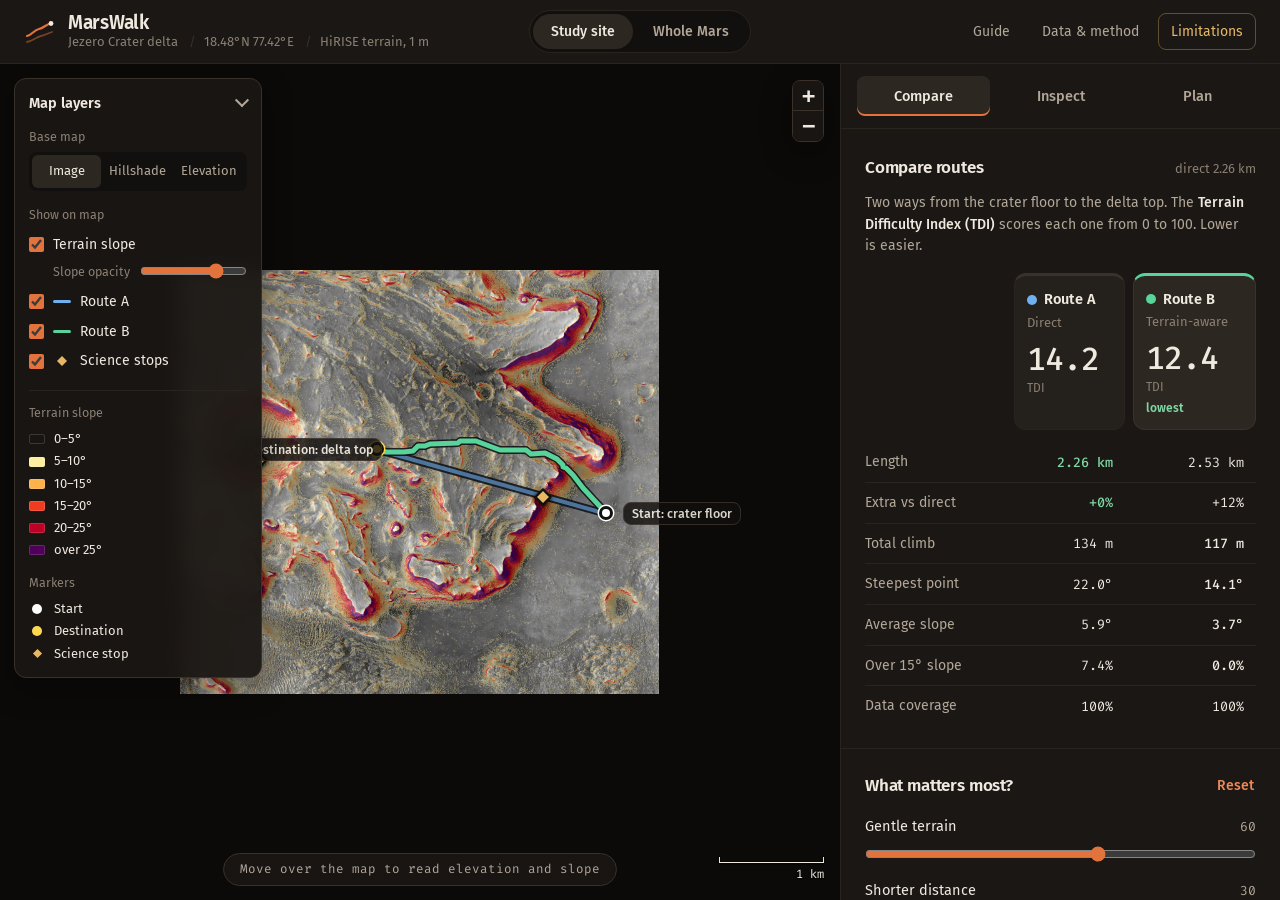
<file: index.html>
<!doctype html>
<html lang="en">
<head>
  <meta charset="utf-8">
  <meta name="viewport" content="width=device-width, initial-scale=1">
  <title>MarsWalk Route Explorer</title>
  <meta name="description" content="Compare candidate Marswalk routes across the Jezero Crater delta using NASA HiRISE terrain data.">
  <meta property="og:title" content="MarsWalk Route Explorer">
  <meta property="og:description" content="Compare astronaut walking routes on Mars with NASA HiRISE terrain data, and see the evidence behind every score.">
  <meta name="theme-color" content="#12100e">
  <meta name="ai-assistance" content="Code and text written with an AI coding assistant (Claude), directed and reviewed by the team. No AI-generated images, video or audio. Terrain data: NASA HiRISE.">
  <meta name="generator" content="Hand-directed, AI-assisted (Claude)">
  <link rel="icon" href="data:image/svg+xml,%3Csvg xmlns='http://www.w3.org/2000/svg' viewBox='0 0 32 32'%3E%3Crect width='32' height='32' rx='6' fill='%2312100e'/%3E%3Cpath d='M5 22c5-1 6-6 11-7s6-5 11-6' fill='none' stroke='%23e2733d' stroke-width='2.4' stroke-linecap='round'/%3E%3Cpath d='M5 27c6-1 8-5 13-6s6-3 9-4' fill='none' stroke='%23e2733d' stroke-opacity='.45' stroke-width='2' stroke-linecap='round'/%3E%3Ccircle cx='27' cy='9' r='2.6' fill='%23ece5db'/%3E%3C/svg%3E">
  <link rel="preload" href="vendor/fonts/fira-sans-400.woff2" as="font" type="font/woff2" crossorigin>
  <link rel="stylesheet" href="vendor/leaflet.css">
  <link rel="stylesheet" href="style.css?v=5">
</head>
<body>
  <a class="skip" href="#analysis">Skip to route analysis</a>

  <header class="top">
    <div class="brand">
      <svg class="mark" viewBox="0 0 32 32" aria-hidden="true">
        <path d="M3 21c5-1 7-6 12-7s7-5 13-6" fill="none" stroke="currentColor" stroke-width="2.2" stroke-linecap="round"/>
        <path d="M3 27c6-1 9-5 14-6s7-3 11-4" fill="none" stroke="currentColor" stroke-opacity=".45" stroke-width="1.8" stroke-linecap="round"/>
        <circle cx="27" cy="8.5" r="2.4" fill="var(--text)"/>
      </svg>
      <div>
        <h1>MarsWalk</h1>
        <p class="siteline">Jezero Crater delta <span>18.48°N 77.42°E</span> <span>HiRISE terrain, 1 m</span></p>
      </div>
    </div>

    <div class="viewswitch" role="group" aria-label="Map view">
      <button id="view-site" aria-pressed="true">Study site</button>
      <button id="view-mars" aria-pressed="false">Whole Mars</button>
    </div>

    <nav class="topnav" aria-label="Help">
      <button data-open="learn">Guide</button>
      <button data-open="method">Data &amp; method</button>
      <button data-open="limits" class="caution">Limitations</button>
    </nav>
  </header>

  <main class="layout">
    <section class="mapwrap" aria-label="Map">
      <div id="map"></div>
      <div id="globe" hidden></div>

      <div class="veil" id="veil" role="status">
        <div class="veil-in"><span class="pulse"></span>Loading terrain data<small>about 10 MB of NASA elevation and imagery</small></div>
      </div>

      <div id="site-ui">
        <details class="panel mappanel" id="layers" open>
          <summary><span>Map layers</span></summary>
          <div class="mp-body">
            <fieldset>
              <legend>Base map</legend>
              <div class="seg" role="radiogroup" aria-label="Base map">
                <label><input type="radio" name="base" value="ortho" checked><span>Image</span></label>
                <label><input type="radio" name="base" value="hillshade"><span>Hillshade</span></label>
                <label><input type="radio" name="base" value="elevation"><span>Elevation</span></label>
              </div>
            </fieldset>
            <fieldset>
              <legend>Show on map</legend>
              <label class="chk"><input type="checkbox" id="tgl-slope" checked> Terrain slope</label>
              <label class="range"><span>Slope opacity</span><input type="range" id="slope-op" min="0" max="100" value="75" aria-label="Slope overlay opacity"></label>
              <label class="chk"><input type="checkbox" id="tgl-A" checked> <span class="sw swA"></span>Route A</label>
              <label class="chk"><input type="checkbox" id="tgl-B" checked> <span class="sw swB"></span>Route B</label>
              <label class="chk" id="lbl-C" hidden><input type="checkbox" id="tgl-C" checked> <span class="sw swC"></span>Route C (yours)</label>
              <label class="chk"><input type="checkbox" id="tgl-stops" checked> <svg class="dia" viewBox="0 0 12 12" aria-hidden="true"><path d="M6 1l5 5-5 5-5-5z"/></svg>Science stops</label>
            </fieldset>
            <div class="mp-legend" id="legend-box">
              <div id="legend"></div>
            </div>
          </div>
        </details>

        <div class="scalebar" id="scalebar"><div class="bar"></div><span></span></div>
      </div>

      <div id="mars-ui" hidden>
        <div class="panel marsinfo">
          <h2>Whole Mars</h2>
          <p>The study site is a 4.6 km strip inside Jezero Crater. Route scoring needs 1 m terrain, which exists only for small mapped patches like this one, so the planet view is for orientation.</p>
          <div class="btnrow">
            <button class="btn primary" id="mars-fly">Fly to Jezero</button>
            <button class="btn" id="mars-world">Whole planet</button>
          </div>
          <p class="credit-line" id="mars-credit"></p>
        </div>
      </div>

      <div class="readout" id="readout" aria-live="off">Move over the map to read elevation and slope</div>
    </section>

    <aside class="sheet" id="analysis" aria-label="Route analysis" tabindex="-1">
      <div class="sheet-tabs" role="tablist" aria-label="Route analysis">
        <button role="tab" id="tab-compare" aria-controls="pane-compare" aria-selected="true">Compare</button>
        <button role="tab" id="tab-inspect" aria-controls="pane-inspect" aria-selected="false" tabindex="-1">Inspect</button>
        <button role="tab" id="tab-plan" aria-controls="pane-plan" aria-selected="false" tabindex="-1">Plan</button>
      </div>

      <!-- Compare -->
      <div class="pane" id="pane-compare" role="tabpanel" aria-labelledby="tab-compare">
        <section class="sec">
          <header class="sec-h">
            <h2>Compare routes</h2>
            <span class="aside-note" id="trip"></span>
          </header>
          <p class="intro">Two ways from the crater floor to the delta top. The <strong>Terrain Difficulty Index (TDI)</strong> scores each one from 0 to 100. Lower is easier.</p>
          <div id="route-cards"></div>
        </section>

        <section class="sec">
          <header class="sec-h">
            <h2>What matters most?</h2>
            <button class="textbtn" id="reset-w">Reset</button>
          </header>
          <div class="weights" id="weights"></div>
          <p class="note">These change the TDI only. Measured slopes and lengths stay the same.</p>
        </section>
      </div>

      <!-- Inspect -->
      <div class="pane" id="pane-inspect" role="tabpanel" aria-labelledby="tab-inspect" hidden>
        <section class="sec">
          <header class="sec-h">
            <h2>Elevation profile</h2>
            <div class="tabs" role="tablist" id="profile-tabs" aria-label="Route shown in profile"></div>
          </header>
          <div class="chart"><canvas id="profile" height="170" role="img" aria-label="Elevation along the selected route, coloured by slope"></canvas><div class="tip" id="tip" hidden></div></div>
          <p class="note">Height along the route. The line colour shows slope, as in the map legend.</p>
        </section>

        <section class="sec">
          <header class="sec-h">
            <h2>Segment details</h2>
            <span class="aside-note">click a route on the map</span>
          </header>
          <div id="inspector" class="inspector"></div>
          <ol class="hardest" id="hardest"></ol>
        </section>
      </div>

      <!-- Plan -->
      <div class="pane" id="pane-plan" role="tabpanel" aria-labelledby="tab-plan" hidden>
        <section class="sec">
          <header class="sec-h">
            <h2>Draw your own route</h2>
            <span class="sw swC" aria-hidden="true"></span>
          </header>
          <p class="note first" id="draw-hint"></p>
          <div class="btnrow">
            <button class="btn primary" id="draw-start">Draw a route</button>
            <button class="btn" id="draw-undo" hidden>Undo</button>
            <button class="btn primary" id="draw-finish" hidden>Finish</button>
            <button class="btn quiet" id="draw-clear" hidden>Cancel</button>
          </div>
        </section>

        <section class="sec">
          <header class="sec-h">
            <h2>Route briefing</h2>
            <span class="flag">prototype</span>
          </header>
          <div id="briefing" class="briefing"></div>
          <div class="btnrow">
            <button class="btn" id="dl-json">Download JSON</button>
            <button class="btn" id="dl-csv">Download CSV</button>
          </div>
        </section>

        <footer class="colophon">
          <p>Terrain <code>DTEEC_002387_1985_003798_1985_A01</code>, image <code>PSP_002387_1985_RED_C_01_ORTHO</code>: NASA/JPL/University of Arizona, via the PDS and Mars ODE. Planet mosaic: NASA/USGS via Mars Trek. Place names: IAU/USGS Gazetteer.</p>
          <p>Built for NASA Space Apps Challenge 2026, <em>Interplanetary Survival Guide: Martian Map</em>. Not endorsed by NASA.</p>
          <p><strong>AI use:</strong> most of this app's code and text was written with an AI coding assistant (Claude), directed and reviewed by the team. No AI-generated images, video or audio are used. Every terrain number comes from the NASA HiRISE products above.</p>
        </footer>
      </div>
    </aside>
  </main>

  <dialog id="dlg-method" class="dlg" aria-labelledby="dlg-method-h">
    <form method="dialog"><button class="x" aria-label="Close">&times;</button></form>
    <h2 id="dlg-method-h">Data &amp; method</h2>
    <div id="method-body"></div>
  </dialog>

  <dialog id="dlg-limits" class="dlg" aria-labelledby="dlg-limits-h">
    <form method="dialog"><button class="x" aria-label="Close">&times;</button></form>
    <h2 id="dlg-limits-h">Limitations</h2>
    <p class="lede">MarsWalk is a research and education prototype. It does not certify any route as safe.</p>
    <dl class="defs">
      <dt>Terrain only</dt>
      <dd>It looks at slope and route length. It does not model rocks smaller than the grid, loose sand, dust storms, radiation, temperature, lighting, communications, suit limits or rescue options.</dd>
      <dt>Resolution</dt>
      <dd>The elevation model has 1&nbsp;m posts, and slope is computed over a ~3&nbsp;m baseline. Boulders, small ledges and cracks under that size are invisible to it.</dd>
      <dt>Illustrative thresholds</dt>
      <dd>The 15&deg; "steep" flag and the 25&deg; no-go limit are prototype choices, not NASA EVA standards.</dd>
      <dt>A relative score</dt>
      <dd>The TDI compares routes within this area under the priorities you choose. It is not calibrated against real traverses and is not a probability of injury or mission failure.</dd>
      <dt>Old observations</dt>
      <dd>The stereo images were taken in 2007. Surface conditions are not current.</dd>
      <dt>Elevation errors</dt>
      <dd>HiRISE elevation models can contain artefacts, especially on very steep or shadowed slopes. We don't model this uncertainty yet.</dd>
      <dt>One small area</dt>
      <dd>Scoring works only inside the 4.6 &times; 4.0&nbsp;km study site. The whole-Mars view is for orientation and has no route analysis.</dd>
      <dt>No field validation</dt>
      <dd>Our checks test the software and the data handling (see Data &amp; method). Nothing here has been checked against a real walk on Mars.</dd>
    </dl>
  </dialog>

  <dialog id="dlg-learn" class="dlg" aria-labelledby="dlg-learn-h">
    <form method="dialog"><button class="x" aria-label="Close">&times;</button></form>
    <h2 id="dlg-learn-h">Guide</h2>
    <p class="lede">A two-minute tour of the map, for anyone new to Mars terrain data.</p>
    <dl class="defs">
      <dt>Where is this?</dt>
      <dd>Jezero Crater on Mars, where NASA's Perseverance rover landed in 2021. The bright curving cliff is the front of an ancient river delta. The smooth ground to the east is the crater floor. Press <em>Whole Mars</em> to see where Jezero sits on the planet.</dd>
      <dt>Elevation</dt>
      <dd>Height in metres above the "Mars 2000" reference surface (Mars has no sea level). Here everything is about 2.3&ndash;2.6&nbsp;km <em>below</em> that surface, which is why the numbers are negative.</dd>
      <dt>Slope</dt>
      <dd>How steep the ground is, in degrees. 0&deg; is flat; 45&deg; rises one metre for every metre forward. Orange and red on the map mean steeper ground.</dd>
      <dt>Resolution</dt>
      <dd>Each elevation value covers about 1&nbsp;&times;&nbsp;1&nbsp;m. We average 3&nbsp;&times;&nbsp;3 of them before computing slope, to reduce noise.</dd>
      <dt>Route A and Route B</dt>
      <dd>Route A goes straight. Route B was found by a computer search that avoids slopes over 25&deg; and prefers gentle ground, even if the walk gets longer.</dd>
      <dt>Terrain Difficulty Index</dt>
      <dd>One number that mixes slope, extra distance and missing data, using the priorities you set. Change the sliders to see which route wins under different priorities.</dd>
      <dt>Science stops</dt>
      <dd>The diamond markers are places worth visiting. Each one shows where its information comes from and how close each route passes.</dd>
      <dt>Try this</dt>
      <dd>Drag "Shorter distance" all the way up. Does Route A become the easier choice? Then click the steepest part of Route A to see why it scored badly. Finally, press "Draw a route" and try to beat Route B.</dd>
    </dl>
  </dialog>

  <script src="vendor/leaflet.js"></script>
  <script src="app.js?v=5"></script>
  <script src="tabs.js?v=5"></script>
</body>
</html>
</file>
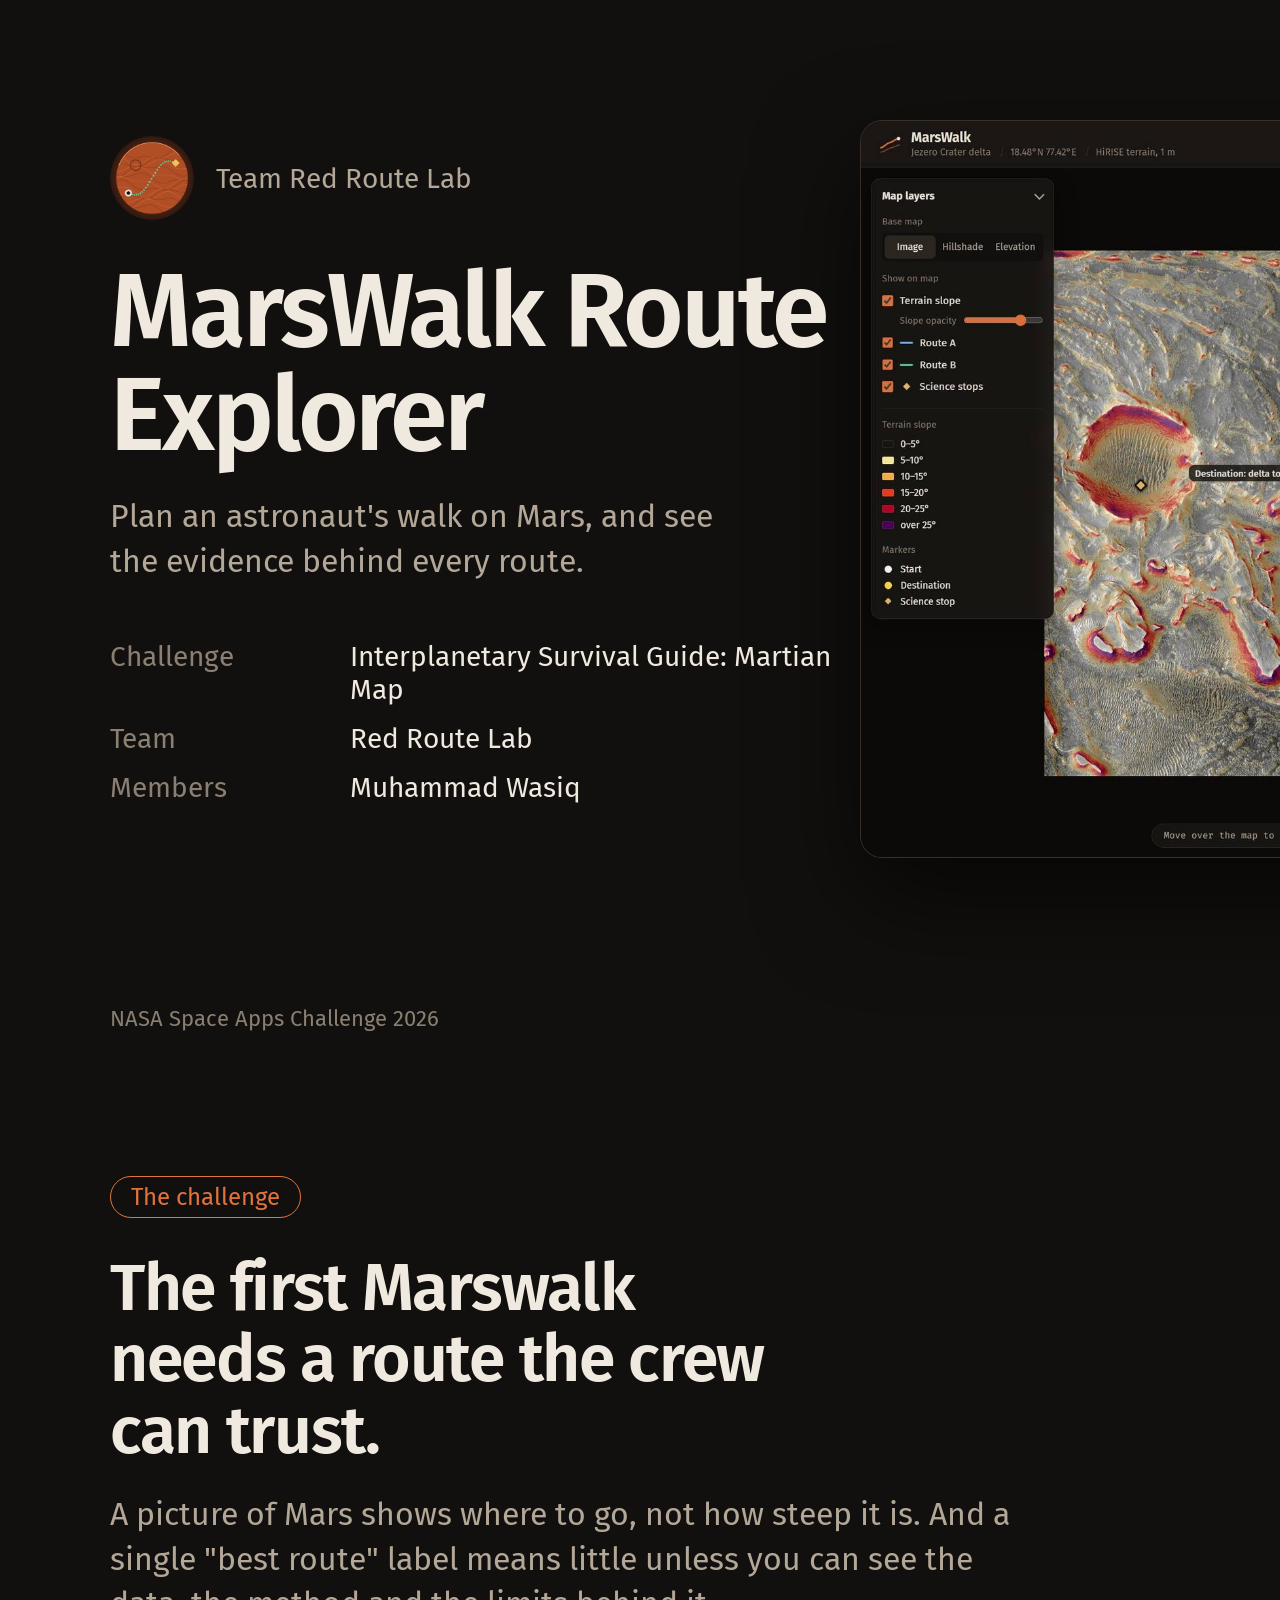
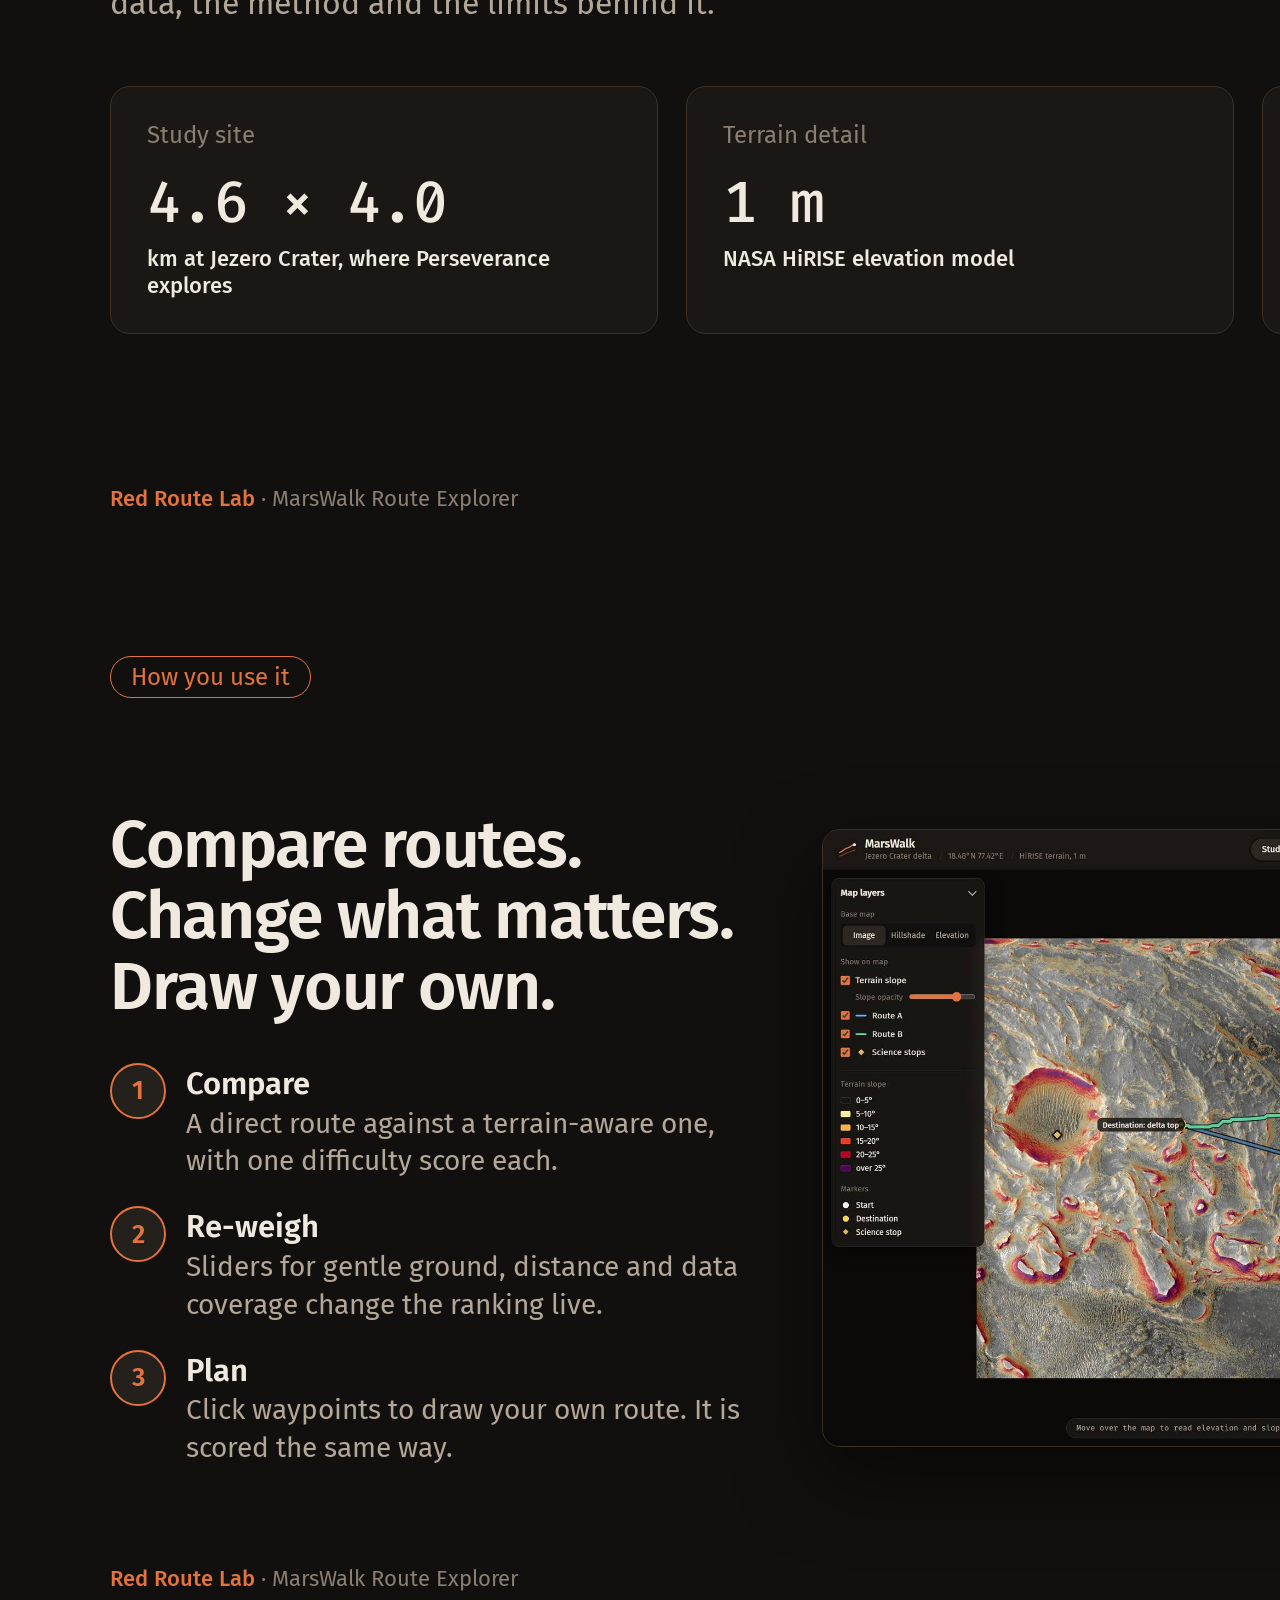
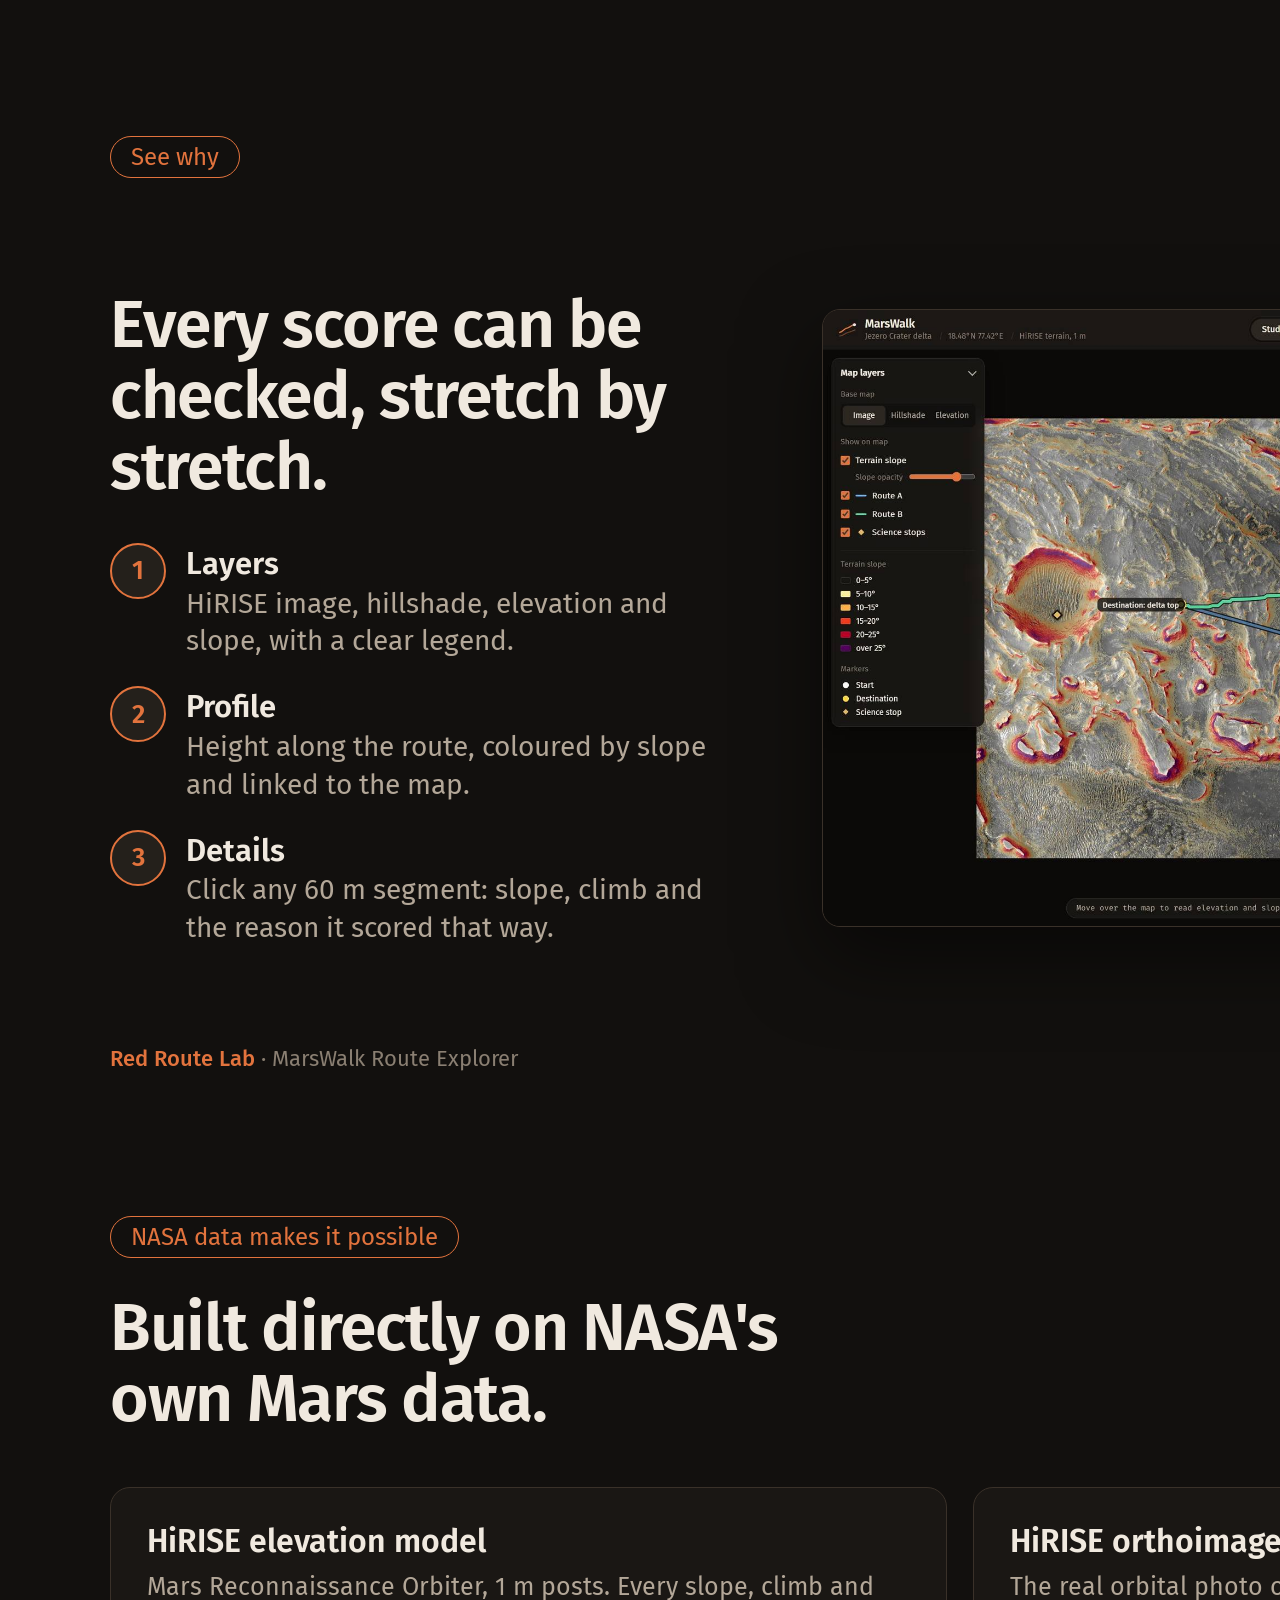
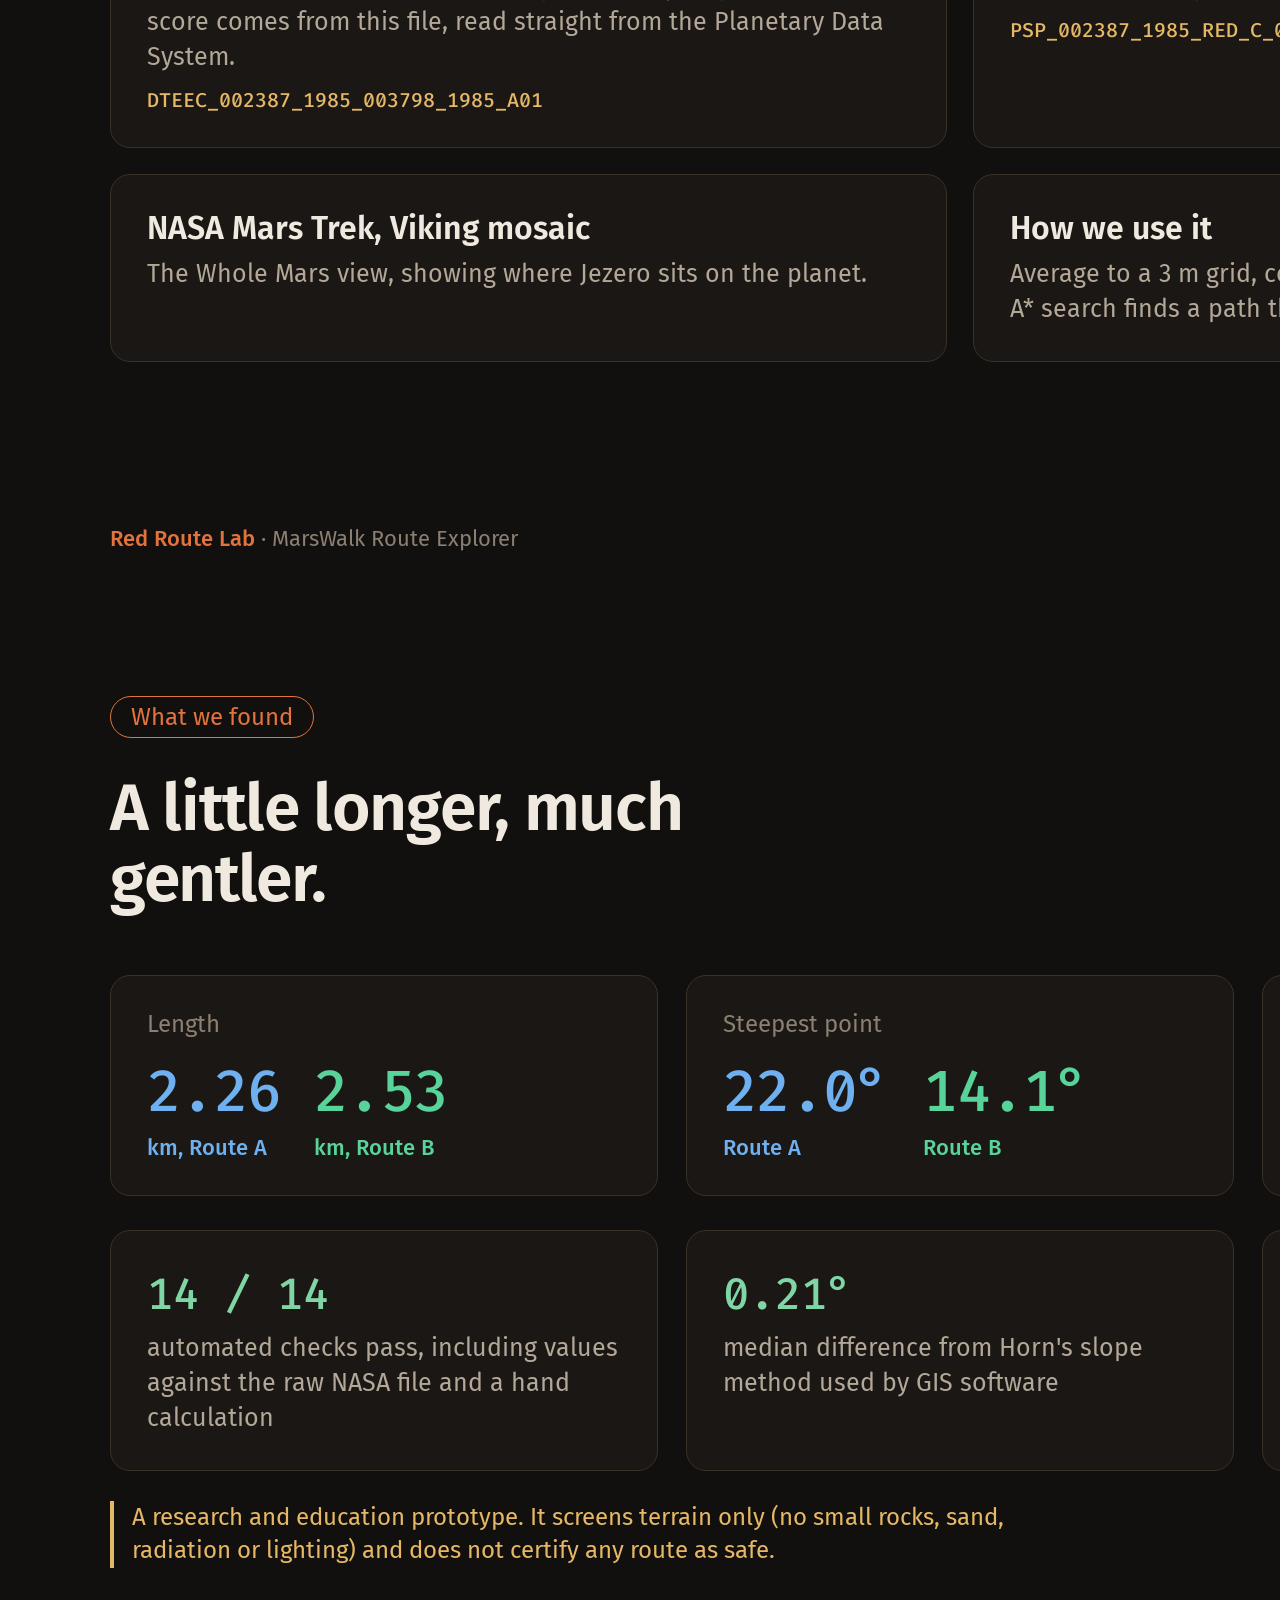
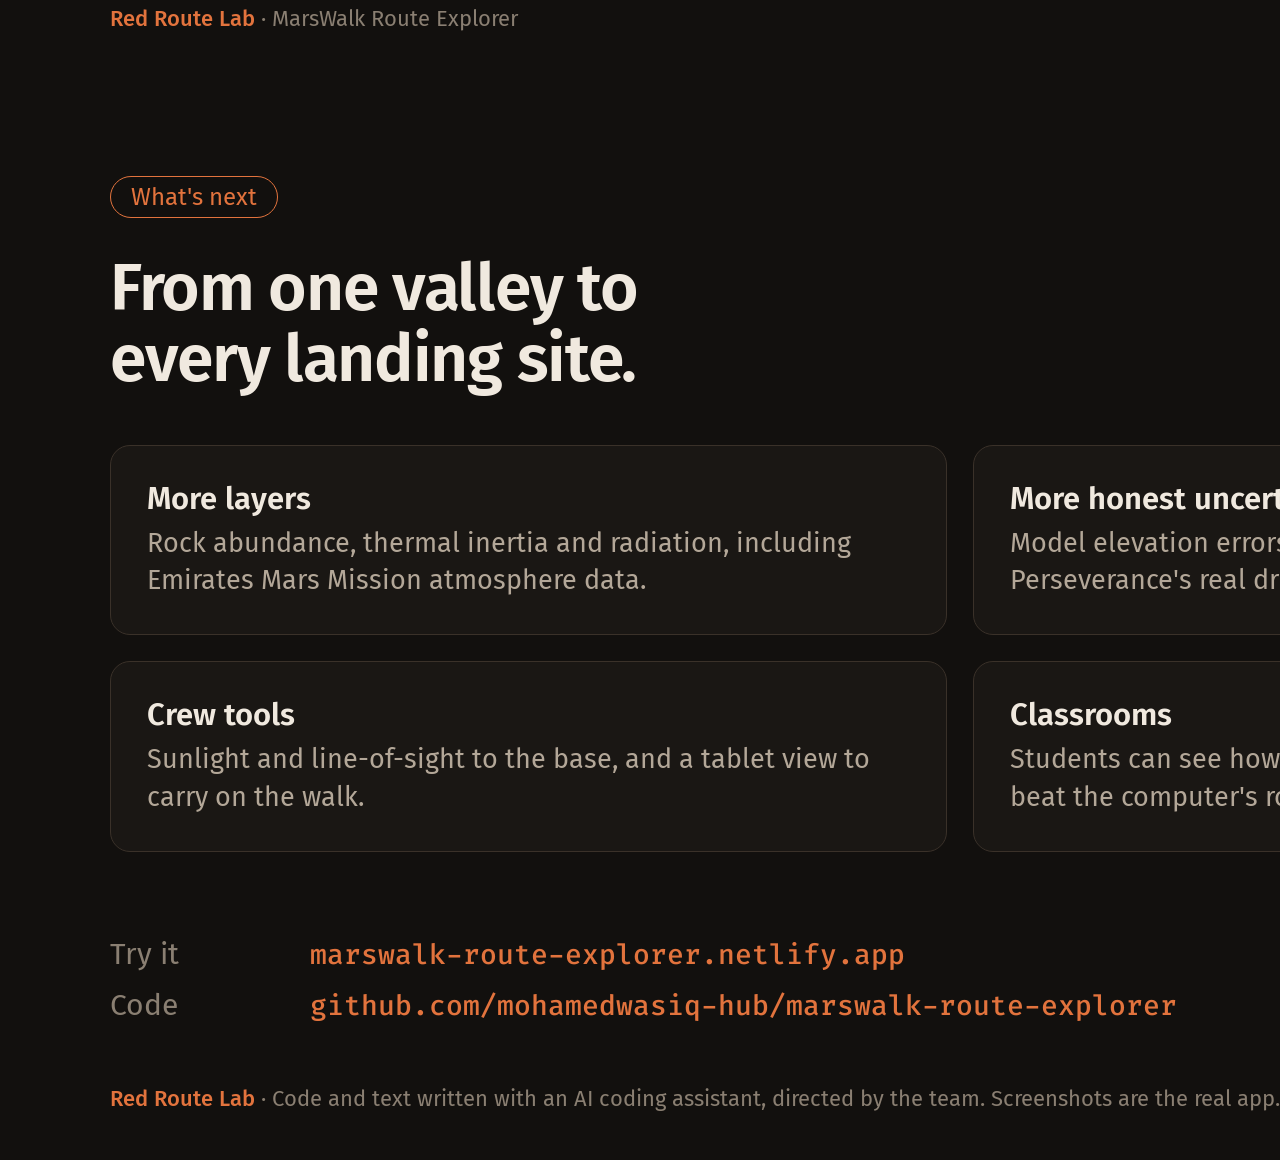
<file: submission folder/demo-slides/slides.html>
<!doctype html>
<html lang="en">
<head>
<meta charset="utf-8">
<title>MarsWalk Route Explorer: demo slides</title>
<meta name="ai-assistance" content="Slide text and layout written with an AI coding assistant (Claude), directed and reviewed by the team. Screenshots are of the real app. No AI-generated images.">
<style>
@font-face { font-family: "Fira Sans"; font-weight: 400; src: url("fonts/fira-sans-400.woff2") format("woff2"); }
@font-face { font-family: "Fira Sans"; font-weight: 500; src: url("fonts/fira-sans-500.woff2") format("woff2"); }
@font-face { font-family: "Fira Sans"; font-weight: 600; src: url("fonts/fira-sans-600.woff2") format("woff2"); }
@font-face { font-family: "Fira Code"; font-weight: 500; src: url("fonts/fira-code-500.woff2") format("woff2"); }
@page { size: 1920px 1080px; margin: 0; }
:root { --bg:#12100e; --surface:#1a1714; --raised:#24201b; --line:#3a3129; --text:#f0e9df; --muted:#b3a798; --faint:#8a7f72; --accent:#e2733d; --good:#7fd6a4; --A:#6fb0f0; --B:#58d39a; --caution:#e6b866; }
* { box-sizing: border-box; }
html, body { margin: 0; background: var(--bg); }
body { font-family: "Fira Sans", "Segoe UI", sans-serif; color: var(--text); -webkit-print-color-adjust: exact; print-color-adjust: exact; }
.slide { width: 1920px; height: 1080px; padding: 96px 110px; position: relative; overflow: hidden; page-break-after: always; break-after: page; display: flex; flex-direction: column; }
.slide:last-child { page-break-after: auto; break-after: auto; }
h1, h2, h3, p { margin: 0; }
h1 { font-size: 104px; font-weight: 600; letter-spacing: -.03em; line-height: 1; }
h2 { font-size: 66px; font-weight: 600; letter-spacing: -.02em; line-height: 1.08; max-width: 18ch; }
.lead { font-size: 32px; color: var(--muted); line-height: 1.4; margin-top: 26px; max-width: 34ch; }
.foot { position: absolute; left: 110px; right: 110px; bottom: 48px; display: flex; justify-content: space-between; font-size: 22px; color: var(--faint); }
.foot b { color: var(--accent); font-weight: 500; }
.split { display: grid; grid-template-columns: 640px 1fr; gap: 72px; align-items: center; flex: 1; }
.shot { width: 100%; border-radius: 18px; border: 1px solid var(--line); box-shadow: 0 30px 80px rgba(0,0,0,.5); display: block; }
.steps { list-style: none; padding: 0; margin: 40px 0 0; display: grid; gap: 26px; }
.steps li { display: grid; grid-template-columns: 56px 1fr; gap: 20px; align-items: start; font-size: 28px; line-height: 1.35; color: var(--muted); }
.steps li b { color: var(--text); font-weight: 600; display: block; font-size: 31px; }
.steps .n { width: 56px; height: 56px; border-radius: 50%; background: var(--raised); border: 2px solid var(--accent); color: var(--accent); display: grid; place-items: center; font-weight: 600; font-size: 26px; }
.meta { margin-top: 56px; display: grid; gap: 16px; font-size: 28px; }
.meta div { display: grid; grid-template-columns: 220px 1fr; gap: 20px; }
.meta span { color: var(--faint); }
.brandrow { display: flex; align-items: center; gap: 22px; margin-bottom: 40px; }
.brandrow img { width: 84px; height: 84px; border-radius: 50%; }
.brandrow p { font-size: 28px; color: var(--muted); }
.big { display: grid; grid-template-columns: repeat(3, 1fr); gap: 28px; margin-top: 60px; }
.card { background: var(--surface); border: 1px solid var(--line); border-radius: 20px; padding: 34px 36px; }
.card .lbl { font-size: 24px; color: var(--faint); }
.card .vals { display: flex; gap: 34px; margin-top: 16px; align-items: baseline; }
.card .v { font-family: "Fira Code", monospace; font-weight: 500; font-size: 58px; letter-spacing: -.03em; }
.card .v small { display: block; font-family: "Fira Sans"; font-size: 22px; letter-spacing: 0; margin-top: 4px; }
.va { color: var(--A); } .vb { color: var(--B); }
.data { display: grid; grid-template-columns: 1fr 1fr; gap: 26px; margin-top: 52px; }
.data .card h3 { font-size: 32px; font-weight: 600; }
.data .card p { font-size: 25px; color: var(--muted); margin-top: 10px; line-height: 1.4; }
.data .card code { font-family: "Fira Code", monospace; font-size: 20px; color: var(--caution); display: block; margin-top: 12px; }
.checks { display: flex; gap: 28px; margin-top: 34px; }
.checks .card { flex: 1; }
.checks .card p { font-size: 25px; color: var(--muted); line-height: 1.4; margin-top: 8px; }
.checks .card b { font-size: 44px; color: var(--good); font-family: "Fira Code", monospace; font-weight: 500; }
.note { margin-top: 30px; font-size: 24px; color: var(--caution); border-left: 4px solid var(--caution); padding-left: 18px; max-width: 70ch; line-height: 1.4; }
.future { display: grid; grid-template-columns: 1fr 1fr; gap: 26px; margin-top: 50px; }
.future .card p { font-size: 27px; color: var(--muted); margin-top: 8px; line-height: 1.4; }
.future .card h3 { font-size: 31px; font-weight: 600; }
.links { margin-top: auto; display: grid; gap: 14px; font-size: 30px; padding-bottom: 40px; }
.links div { display: grid; grid-template-columns: 200px 1fr; }
.links span { color: var(--faint); }
.links a { color: var(--accent); text-decoration: none; font-family: "Fira Code", monospace; font-size: 28px; }
.hero-img { position: absolute; right: -120px; top: 120px; width: 1180px; border-radius: 22px; border: 1px solid var(--line); box-shadow: 0 40px 100px rgba(0,0,0,.6); opacity: .97; }
.titlecol { position: relative; z-index: 1; width: 760px; margin-top: 40px; }
.tag { display: inline-block; align-self: flex-start; font-size: 24px; color: var(--accent); border: 1.5px solid var(--accent); border-radius: 999px; padding: 6px 20px; margin-bottom: 34px; }
</style>
</head>
<body>

<!-- 1. Title -->
<section class="slide">
  <img class="hero-img" src="compare-small.jpg" alt="MarsWalk app showing two routes across Jezero Crater and the route comparison panel">
  <div class="titlecol">
    <div class="brandrow"><img src="red-route-lab-icon.png" alt="Red Route Lab team mark"><p>Team Red Route Lab</p></div>
    <h1>MarsWalk Route Explorer</h1>
    <p class="lead">Plan an astronaut's walk on Mars, and see the evidence behind every route.</p>
    <div class="meta">
      <div><span>Challenge</span>Interplanetary Survival Guide: Martian Map</div>
      <div><span>Team</span>Red Route Lab</div>
      <div><span>Members</span>Muhammad Wasiq</div>
    </div>
  </div>
  <div class="foot"><span>NASA Space Apps Challenge 2026</span><span>1 / 7</span></div>
</section>

<!-- 2. Challenge -->
<section class="slide">
  <span class="tag">The challenge</span>
  <h2>The first Marswalk needs a route the crew can trust.</h2>
  <p class="lead" style="max-width:52ch">A picture of Mars shows where to go, not how steep it is. And a single "best route" label means little unless you can see the data, the method and the limits behind it.</p>
  <div class="big">
    <div class="card"><div class="lbl">Study site</div><div class="vals"><div class="v">4.6 × 4.0<small>km at Jezero Crater, where Perseverance explores</small></div></div></div>
    <div class="card"><div class="lbl">Terrain detail</div><div class="vals"><div class="v">1 m<small>NASA HiRISE elevation model</small></div></div></div>
    <div class="card"><div class="lbl">Steepest ground on the direct path</div><div class="vals"><div class="v">22.0°<small>a delta cliff in the way</small></div></div></div>
  </div>
  <div class="foot"><span><b>Red Route Lab</b> · MarsWalk Route Explorer</span><span>2 / 7</span></div>
</section>

<!-- 3. The app -->
<section class="slide">
  <span class="tag">How you use it</span>
  <div class="split">
    <div>
      <h2>Compare routes. Change what matters. Draw your own.</h2>
      <ol class="steps">
        <li><span class="n">1</span><span><b>Compare</b>A direct route against a terrain-aware one, with one difficulty score each.</span></li>
        <li><span class="n">2</span><span><b>Re-weigh</b>Sliders for gentle ground, distance and data coverage change the ranking live.</span></li>
        <li><span class="n">3</span><span><b>Plan</b>Click waypoints to draw your own route. It is scored the same way.</span></li>
      </ol>
    </div>
    <img class="shot" src="compare-small.jpg" alt="The Compare tab: route cards with difficulty scores and measurements">
  </div>
  <div class="foot"><span><b>Red Route Lab</b> · MarsWalk Route Explorer</span><span>3 / 7</span></div>
</section>

<!-- 4. Inspect -->
<section class="slide">
  <span class="tag">See why</span>
  <div class="split">
    <div>
      <h2>Every score can be checked, stretch by stretch.</h2>
      <ol class="steps">
        <li><span class="n">1</span><span><b>Layers</b>HiRISE image, hillshade, elevation and slope, with a clear legend.</span></li>
        <li><span class="n">2</span><span><b>Profile</b>Height along the route, coloured by slope and linked to the map.</span></li>
        <li><span class="n">3</span><span><b>Details</b>Click any 60 m segment: slope, climb and the reason it scored that way.</span></li>
      </ol>
    </div>
    <img class="shot" src="inspect-small.jpg" alt="The Inspect tab: elevation profile coloured by slope and the hardest stretches of the route">
  </div>
  <div class="foot"><span><b>Red Route Lab</b> · MarsWalk Route Explorer</span><span>4 / 7</span></div>
</section>

<!-- 5. NASA data -->
<section class="slide">
  <span class="tag">NASA data makes it possible</span>
  <h2>Built directly on NASA's own Mars data.</h2>
  <div class="data">
    <div class="card"><h3>HiRISE elevation model</h3><p>Mars Reconnaissance Orbiter, 1 m posts. Every slope, climb and score comes from this file, read straight from the Planetary Data System.</p><code>DTEEC_002387_1985_003798_1985_A01</code></div>
    <div class="card"><h3>HiRISE orthoimage</h3><p>The real orbital photo of the site, on the same grid as the terrain.</p><code>PSP_002387_1985_RED_C_01_ORTHO</code></div>
    <div class="card"><h3>NASA Mars Trek, Viking mosaic</h3><p>The Whole Mars view, showing where Jezero sits on the planet.</p></div>
    <div class="card"><h3>How we use it</h3><p>Average to a 3 m grid, correct for latitude, compute slope, then an A* search finds a path that avoids slopes over 25°.</p></div>
  </div>
  <div class="foot"><span><b>Red Route Lab</b> · MarsWalk Route Explorer</span><span>5 / 7</span></div>
</section>

<!-- 6. Results -->
<section class="slide">
  <span class="tag">What we found</span>
  <h2>A little longer, much gentler.</h2>
  <div class="big">
    <div class="card"><div class="lbl">Length</div><div class="vals"><div class="v va">2.26<small>km, Route A</small></div><div class="v vb">2.53<small>km, Route B</small></div></div></div>
    <div class="card"><div class="lbl">Steepest point</div><div class="vals"><div class="v va">22.0°<small>Route A</small></div><div class="v vb">14.1°<small>Route B</small></div></div></div>
    <div class="card"><div class="lbl">Difficulty score (lower is easier)</div><div class="vals"><div class="v va">14.2<small>Route A</small></div><div class="v vb">12.4<small>Route B</small></div></div></div>
  </div>
  <div class="checks">
    <div class="card"><b>14 / 14</b><p>automated checks pass, including values against the raw NASA file and a hand calculation</p></div>
    <div class="card"><b>0.21°</b><p>median difference from Horn's slope method used by GIS software</p></div>
    <div class="card"><b>5 / 5</b><p>router settings where the terrain-aware route still wins</p></div>
  </div>
  <p class="note">A research and education prototype. It screens terrain only (no small rocks, sand, radiation or lighting) and does not certify any route as safe.</p>
  <div class="foot"><span><b>Red Route Lab</b> · MarsWalk Route Explorer</span><span>6 / 7</span></div>
</section>

<!-- 7. Future -->
<section class="slide">
  <span class="tag">What's next</span>
  <h2>From one valley to every landing site.</h2>
  <div class="future">
    <div class="card"><h3>More layers</h3><p>Rock abundance, thermal inertia and radiation, including Emirates Mars Mission atmosphere data.</p></div>
    <div class="card"><h3>More honest uncertainty</h3><p>Model elevation errors, and test the scores against Perseverance's real drive paths.</p></div>
    <div class="card"><h3>Crew tools</h3><p>Sunlight and line-of-sight to the base, and a tablet view to carry on the walk.</p></div>
    <div class="card"><h3>Classrooms</h3><p>Students can see how terrain shapes exploration, and try to beat the computer's route.</p></div>
  </div>
  <div class="links">
    <div><span>Try it</span><a href="https://marswalk-route-explorer.netlify.app/">marswalk-route-explorer.netlify.app</a></div>
    <div><span>Code</span><a href="https://github.com/mohamedwasiq-hub/marswalk-route-explorer">github.com/mohamedwasiq-hub/marswalk-route-explorer</a></div>
  </div>
  <div class="foot"><span><b>Red Route Lab</b> · Code and text written with an AI coding assistant, directed by the team. Screenshots are the real app.</span><span>7 / 7</span></div>
</section>

</body>
</html>
</file>
<file: vendor/leaflet.css>
/* required styles */

.leaflet-pane,
.leaflet-tile,
.leaflet-marker-icon,
.leaflet-marker-shadow,
.leaflet-tile-container,
.leaflet-pane > svg,
.leaflet-pane > canvas,
.leaflet-zoom-box,
.leaflet-image-layer,
.leaflet-layer {
	position: absolute;
	left: 0;
	top: 0;
	}
.leaflet-container {
	overflow: hidden;
	}
.leaflet-tile,
.leaflet-marker-icon,
.leaflet-marker-shadow {
	-webkit-user-select: none;
	   -moz-user-select: none;
	        user-select: none;
	  -webkit-user-drag: none;
	}
/* Prevents IE11 from highlighting tiles in blue */
.leaflet-tile::selection {
	background: transparent;
}
/* Safari renders non-retina tile on retina better with this, but Chrome is worse */
.leaflet-safari .leaflet-tile {
	image-rendering: -webkit-optimize-contrast;
	}
/* hack that prevents hw layers "stretching" when loading new tiles */
.leaflet-safari .leaflet-tile-container {
	width: 1600px;
	height: 1600px;
	-webkit-transform-origin: 0 0;
	}
.leaflet-marker-icon,
.leaflet-marker-shadow {
	display: block;
	}
/* .leaflet-container svg: reset svg max-width decleration shipped in Joomla! (joomla.org) 3.x */
/* .leaflet-container img: map is broken in FF if you have max-width: 100% on tiles */
.leaflet-container .leaflet-overlay-pane svg {
	max-width: none !important;
	max-height: none !important;
	}
.leaflet-container .leaflet-marker-pane img,
.leaflet-container .leaflet-shadow-pane img,
.leaflet-container .leaflet-tile-pane img,
.leaflet-container img.leaflet-image-layer,
.leaflet-container .leaflet-tile {
	max-width: none !important;
	max-height: none !important;
	width: auto;
	padding: 0;
	}

.leaflet-container img.leaflet-tile {
	/* See: https://bugs.chromium.org/p/chromium/issues/detail?id=600120 */
	mix-blend-mode: plus-lighter;
}

.leaflet-container.leaflet-touch-zoom {
	-ms-touch-action: pan-x pan-y;
	touch-action: pan-x pan-y;
	}
.leaflet-container.leaflet-touch-drag {
	-ms-touch-action: pinch-zoom;
	/* Fallback for FF which doesn't support pinch-zoom */
	touch-action: none;
	touch-action: pinch-zoom;
}
.leaflet-container.leaflet-touch-drag.leaflet-touch-zoom {
	-ms-touch-action: none;
	touch-action: none;
}
.leaflet-container {
	-webkit-tap-highlight-color: transparent;
}
.leaflet-container a {
	-webkit-tap-highlight-color: rgba(51, 181, 229, 0.4);
}
.leaflet-tile {
	filter: inherit;
	visibility: hidden;
	}
.leaflet-tile-loaded {
	visibility: inherit;
	}
.leaflet-zoom-box {
	width: 0;
	height: 0;
	-moz-box-sizing: border-box;
	     box-sizing: border-box;
	z-index: 800;
	}
/* workaround for https://bugzilla.mozilla.org/show_bug.cgi?id=888319 */
.leaflet-overlay-pane svg {
	-moz-user-select: none;
	}

.leaflet-pane         { z-index: 400; }

.leaflet-tile-pane    { z-index: 200; }
.leaflet-overlay-pane { z-index: 400; }
.leaflet-shadow-pane  { z-index: 500; }
.leaflet-marker-pane  { z-index: 600; }
.leaflet-tooltip-pane   { z-index: 650; }
.leaflet-popup-pane   { z-index: 700; }

.leaflet-map-pane canvas { z-index: 100; }
.leaflet-map-pane svg    { z-index: 200; }

.leaflet-vml-shape {
	width: 1px;
	height: 1px;
	}
.lvml {
	behavior: url(#default#VML);
	display: inline-block;
	position: absolute;
	}


/* control positioning */

.leaflet-control {
	position: relative;
	z-index: 800;
	pointer-events: visiblePainted; /* IE 9-10 doesn't have auto */
	pointer-events: auto;
	}
.leaflet-top,
.leaflet-bottom {
	position: absolute;
	z-index: 1000;
	pointer-events: none;
	}
.leaflet-top {
	top: 0;
	}
.leaflet-right {
	right: 0;
	}
.leaflet-bottom {
	bottom: 0;
	}
.leaflet-left {
	left: 0;
	}
.leaflet-control {
	float: left;
	clear: both;
	}
.leaflet-right .leaflet-control {
	float: right;
	}
.leaflet-top .leaflet-control {
	margin-top: 10px;
	}
.leaflet-bottom .leaflet-control {
	margin-bottom: 10px;
	}
.leaflet-left .leaflet-control {
	margin-left: 10px;
	}
.leaflet-right .leaflet-control {
	margin-right: 10px;
	}


/* zoom and fade animations */

.leaflet-fade-anim .leaflet-popup {
	opacity: 0;
	-webkit-transition: opacity 0.2s linear;
	   -moz-transition: opacity 0.2s linear;
	        transition: opacity 0.2s linear;
	}
.leaflet-fade-anim .leaflet-map-pane .leaflet-popup {
	opacity: 1;
	}
.leaflet-zoom-animated {
	-webkit-transform-origin: 0 0;
	    -ms-transform-origin: 0 0;
	        transform-origin: 0 0;
	}
svg.leaflet-zoom-animated {
	will-change: transform;
}

.leaflet-zoom-anim .leaflet-zoom-animated {
	-webkit-transition: -webkit-transform 0.25s cubic-bezier(0,0,0.25,1);
	   -moz-transition:    -moz-transform 0.25s cubic-bezier(0,0,0.25,1);
	        transition:         transform 0.25s cubic-bezier(0,0,0.25,1);
	}
.leaflet-zoom-anim .leaflet-tile,
.leaflet-pan-anim .leaflet-tile {
	-webkit-transition: none;
	   -moz-transition: none;
	        transition: none;
	}

.leaflet-zoom-anim .leaflet-zoom-hide {
	visibility: hidden;
	}


/* cursors */

.leaflet-interactive {
	cursor: pointer;
	}
.leaflet-grab {
	cursor: -webkit-grab;
	cursor:    -moz-grab;
	cursor:         grab;
	}
.leaflet-crosshair,
.leaflet-crosshair .leaflet-interactive {
	cursor: crosshair;
	}
.leaflet-popup-pane,
.leaflet-control {
	cursor: auto;
	}
.leaflet-dragging .leaflet-grab,
.leaflet-dragging .leaflet-grab .leaflet-interactive,
.leaflet-dragging .leaflet-marker-draggable {
	cursor: move;
	cursor: -webkit-grabbing;
	cursor:    -moz-grabbing;
	cursor:         grabbing;
	}

/* marker & overlays interactivity */
.leaflet-marker-icon,
.leaflet-marker-shadow,
.leaflet-image-layer,
.leaflet-pane > svg path,
.leaflet-tile-container {
	pointer-events: none;
	}

.leaflet-marker-icon.leaflet-interactive,
.leaflet-image-layer.leaflet-interactive,
.leaflet-pane > svg path.leaflet-interactive,
svg.leaflet-image-layer.leaflet-interactive path {
	pointer-events: visiblePainted; /* IE 9-10 doesn't have auto */
	pointer-events: auto;
	}

/* visual tweaks */

.leaflet-container {
	background: #ddd;
	outline-offset: 1px;
	}
.leaflet-container a {
	color: #0078A8;
	}
.leaflet-zoom-box {
	border: 2px dotted #38f;
	background: rgba(255,255,255,0.5);
	}


/* general typography */
.leaflet-container {
	font-family: "Helvetica Neue", Arial, Helvetica, sans-serif;
	font-size: 12px;
	font-size: 0.75rem;
	line-height: 1.5;
	}


/* general toolbar styles */

.leaflet-bar {
	box-shadow: 0 1px 5px rgba(0,0,0,0.65);
	border-radius: 4px;
	}
.leaflet-bar a {
	background-color: #fff;
	border-bottom: 1px solid #ccc;
	width: 26px;
	height: 26px;
	line-height: 26px;
	display: block;
	text-align: center;
	text-decoration: none;
	color: black;
	}
.leaflet-bar a,
.leaflet-control-layers-toggle {
	background-position: 50% 50%;
	background-repeat: no-repeat;
	display: block;
	}
.leaflet-bar a:hover,
.leaflet-bar a:focus {
	background-color: #f4f4f4;
	}
.leaflet-bar a:first-child {
	border-top-left-radius: 4px;
	border-top-right-radius: 4px;
	}
.leaflet-bar a:last-child {
	border-bottom-left-radius: 4px;
	border-bottom-right-radius: 4px;
	border-bottom: none;
	}
.leaflet-bar a.leaflet-disabled {
	cursor: default;
	background-color: #f4f4f4;
	color: #bbb;
	}

.leaflet-touch .leaflet-bar a {
	width: 30px;
	height: 30px;
	line-height: 30px;
	}
.leaflet-touch .leaflet-bar a:first-child {
	border-top-left-radius: 2px;
	border-top-right-radius: 2px;
	}
.leaflet-touch .leaflet-bar a:last-child {
	border-bottom-left-radius: 2px;
	border-bottom-right-radius: 2px;
	}

/* zoom control */

.leaflet-control-zoom-in,
.leaflet-control-zoom-out {
	font: bold 18px 'Lucida Console', Monaco, monospace;
	text-indent: 1px;
	}

.leaflet-touch .leaflet-control-zoom-in, .leaflet-touch .leaflet-control-zoom-out  {
	font-size: 22px;
	}


/* layers control */

.leaflet-control-layers {
	box-shadow: 0 1px 5px rgba(0,0,0,0.4);
	background: #fff;
	border-radius: 5px;
	}
.leaflet-control-layers-toggle {
	background-image: url(images/layers.png);
	width: 36px;
	height: 36px;
	}
.leaflet-retina .leaflet-control-layers-toggle {
	background-image: url(images/layers-2x.png);
	background-size: 26px 26px;
	}
.leaflet-touch .leaflet-control-layers-toggle {
	width: 44px;
	height: 44px;
	}
.leaflet-control-layers .leaflet-control-layers-list,
.leaflet-control-layers-expanded .leaflet-control-layers-toggle {
	display: none;
	}
.leaflet-control-layers-expanded .leaflet-control-layers-list {
	display: block;
	position: relative;
	}
.leaflet-control-layers-expanded {
	padding: 6px 10px 6px 6px;
	color: #333;
	background: #fff;
	}
.leaflet-control-layers-scrollbar {
	overflow-y: scroll;
	overflow-x: hidden;
	padding-right: 5px;
	}
.leaflet-control-layers-selector {
	margin-top: 2px;
	position: relative;
	top: 1px;
	}
.leaflet-control-layers label {
	display: block;
	font-size: 13px;
	font-size: 1.08333em;
	}
.leaflet-control-layers-separator {
	height: 0;
	border-top: 1px solid #ddd;
	margin: 5px -10px 5px -6px;
	}

/* Default icon URLs */
.leaflet-default-icon-path { /* used only in path-guessing heuristic, see L.Icon.Default */
	background-image: url(images/marker-icon.png);
	}


/* attribution and scale controls */

.leaflet-container .leaflet-control-attribution {
	background: #fff;
	background: rgba(255, 255, 255, 0.8);
	margin: 0;
	}
.leaflet-control-attribution,
.leaflet-control-scale-line {
	padding: 0 5px;
	color: #333;
	line-height: 1.4;
	}
.leaflet-control-attribution a {
	text-decoration: none;
	}
.leaflet-control-attribution a:hover,
.leaflet-control-attribution a:focus {
	text-decoration: underline;
	}
.leaflet-attribution-flag {
	display: inline !important;
	vertical-align: baseline !important;
	width: 1em;
	height: 0.6669em;
	}
.leaflet-left .leaflet-control-scale {
	margin-left: 5px;
	}
.leaflet-bottom .leaflet-control-scale {
	margin-bottom: 5px;
	}
.leaflet-control-scale-line {
	border: 2px solid #777;
	border-top: none;
	line-height: 1.1;
	padding: 2px 5px 1px;
	white-space: nowrap;
	-moz-box-sizing: border-box;
	     box-sizing: border-box;
	background: rgba(255, 255, 255, 0.8);
	text-shadow: 1px 1px #fff;
	}
.leaflet-control-scale-line:not(:first-child) {
	border-top: 2px solid #777;
	border-bottom: none;
	margin-top: -2px;
	}
.leaflet-control-scale-line:not(:first-child):not(:last-child) {
	border-bottom: 2px solid #777;
	}

.leaflet-touch .leaflet-control-attribution,
.leaflet-touch .leaflet-control-layers,
.leaflet-touch .leaflet-bar {
	box-shadow: none;
	}
.leaflet-touch .leaflet-control-layers,
.leaflet-touch .leaflet-bar {
	border: 2px solid rgba(0,0,0,0.2);
	background-clip: padding-box;
	}


/* popup */

.leaflet-popup {
	position: absolute;
	text-align: center;
	margin-bottom: 20px;
	}
.leaflet-popup-content-wrapper {
	padding: 1px;
	text-align: left;
	border-radius: 12px;
	}
.leaflet-popup-content {
	margin: 13px 24px 13px 20px;
	line-height: 1.3;
	font-size: 13px;
	font-size: 1.08333em;
	min-height: 1px;
	}
.leaflet-popup-content p {
	margin: 17px 0;
	margin: 1.3em 0;
	}
.leaflet-popup-tip-container {
	width: 40px;
	height: 20px;
	position: absolute;
	left: 50%;
	margin-top: -1px;
	margin-left: -20px;
	overflow: hidden;
	pointer-events: none;
	}
.leaflet-popup-tip {
	width: 17px;
	height: 17px;
	padding: 1px;

	margin: -10px auto 0;
	pointer-events: auto;

	-webkit-transform: rotate(45deg);
	   -moz-transform: rotate(45deg);
	    -ms-transform: rotate(45deg);
	        transform: rotate(45deg);
	}
.leaflet-popup-content-wrapper,
.leaflet-popup-tip {
	background: white;
	color: #333;
	box-shadow: 0 3px 14px rgba(0,0,0,0.4);
	}
.leaflet-container a.leaflet-popup-close-button {
	position: absolute;
	top: 0;
	right: 0;
	border: none;
	text-align: center;
	width: 24px;
	height: 24px;
	font: 16px/24px Tahoma, Verdana, sans-serif;
	color: #757575;
	text-decoration: none;
	background: transparent;
	}
.leaflet-container a.leaflet-popup-close-button:hover,
.leaflet-container a.leaflet-popup-close-button:focus {
	color: #585858;
	}
.leaflet-popup-scrolled {
	overflow: auto;
	}

.leaflet-oldie .leaflet-popup-content-wrapper {
	-ms-zoom: 1;
	}
.leaflet-oldie .leaflet-popup-tip {
	width: 24px;
	margin: 0 auto;

	-ms-filter: "progid:DXImageTransform.Microsoft.Matrix(M11=0.70710678, M12=0.70710678, M21=-0.70710678, M22=0.70710678)";
	filter: progid:DXImageTransform.Microsoft.Matrix(M11=0.70710678, M12=0.70710678, M21=-0.70710678, M22=0.70710678);
	}

.leaflet-oldie .leaflet-control-zoom,
.leaflet-oldie .leaflet-control-layers,
.leaflet-oldie .leaflet-popup-content-wrapper,
.leaflet-oldie .leaflet-popup-tip {
	border: 1px solid #999;
	}


/* div icon */

.leaflet-div-icon {
	background: #fff;
	border: 1px solid #666;
	}


/* Tooltip */
/* Base styles for the element that has a tooltip */
.leaflet-tooltip {
	position: absolute;
	padding: 6px;
	background-color: #fff;
	border: 1px solid #fff;
	border-radius: 3px;
	color: #222;
	white-space: nowrap;
	-webkit-user-select: none;
	-moz-user-select: none;
	-ms-user-select: none;
	user-select: none;
	pointer-events: none;
	box-shadow: 0 1px 3px rgba(0,0,0,0.4);
	}
.leaflet-tooltip.leaflet-interactive {
	cursor: pointer;
	pointer-events: auto;
	}
.leaflet-tooltip-top:before,
.leaflet-tooltip-bottom:before,
.leaflet-tooltip-left:before,
.leaflet-tooltip-right:before {
	position: absolute;
	pointer-events: none;
	border: 6px solid transparent;
	background: transparent;
	content: "";
	}

/* Directions */

.leaflet-tooltip-bottom {
	margin-top: 6px;
}
.leaflet-tooltip-top {
	margin-top: -6px;
}
.leaflet-tooltip-bottom:before,
.leaflet-tooltip-top:before {
	left: 50%;
	margin-left: -6px;
	}
.leaflet-tooltip-top:before {
	bottom: 0;
	margin-bottom: -12px;
	border-top-color: #fff;
	}
.leaflet-tooltip-bottom:before {
	top: 0;
	margin-top: -12px;
	margin-left: -6px;
	border-bottom-color: #fff;
	}
.leaflet-tooltip-left {
	margin-left: -6px;
}
.leaflet-tooltip-right {
	margin-left: 6px;
}
.leaflet-tooltip-left:before,
.leaflet-tooltip-right:before {
	top: 50%;
	margin-top: -6px;
	}
.leaflet-tooltip-left:before {
	right: 0;
	margin-right: -12px;
	border-left-color: #fff;
	}
.leaflet-tooltip-right:before {
	left: 0;
	margin-left: -12px;
	border-right-color: #fff;
	}

/* Printing */

@media print {
	/* Prevent printers from removing background-images of controls. */
	.leaflet-control {
		-webkit-print-color-adjust: exact;
		print-color-adjust: exact;
		}
	}
</file>
<file: style.css>
/* AI-assisted: written with an AI coding assistant (Claude), directed and reviewed by the team. NASA Space Apps 2026 SI disclosure. */
/* MarsWalk interface, v2: calmer layout.
   Warm Mars-tinted darks, one UI accent (rust), route colours are data.
   Radius rule: panels and cards 12px, controls 8px, segmented pills 999px.
   Monospace only for numbers and product IDs. */

@font-face { font-family: "Fira Sans"; font-weight: 400; font-display: swap; src: url("vendor/fonts/fira-sans-400.woff2") format("woff2"); }
@font-face { font-family: "Fira Sans"; font-weight: 500; font-display: swap; src: url("vendor/fonts/fira-sans-500.woff2") format("woff2"); }
@font-face { font-family: "Fira Sans"; font-weight: 600; font-display: swap; src: url("vendor/fonts/fira-sans-600.woff2") format("woff2"); }
@font-face { font-family: "Fira Code"; font-weight: 400; font-display: swap; src: url("vendor/fonts/fira-code-400.woff2") format("woff2"); }
@font-face { font-family: "Fira Code"; font-weight: 500; font-display: swap; src: url("vendor/fonts/fira-code-500.woff2") format("woff2"); }

:root {
  --bg: #12100e;
  --surface: #1a1714;
  --raised: #24201b;
  --raised-2: #2c2721;
  --line: #3a3129;
  --line-soft: #2a241e;
  --text: #f0e9df;
  --muted: #b3a798;
  --faint: #8a7f72;
  --accent: #e2733d;
  --accent-hi: #ef8a57;
  --accent-ink: #1c0f07;
  --caution: #e6b866;
  --good: #7fd6a4;
  --A: #6fb0f0;
  --B: #58d39a;
  --C: #f07fcf;

  --font: "Fira Sans", "Segoe UI", system-ui, sans-serif;
  --mono: "Fira Code", ui-monospace, "Cascadia Mono", Consolas, monospace;
  --r-card: 12px;
  --r-ctl: 8px;
  --r-pill: 999px;
  --top-h: 64px;
  --sheet-w: 440px;
  --ease: cubic-bezier(.2, .7, .2, 1);
  --shadow: 0 10px 30px rgba(8, 5, 2, .45);
  --z-map-ui: 500;
  --z-veil: 600;
  --z-top: 1000;
  color-scheme: dark;
}

* { box-sizing: border-box; }
[hidden] { display: none !important; }
html, body { height: 100%; margin: 0; }
body {
  background: var(--bg); color: var(--text);
  font: 400 15px/1.55 var(--font);
  -webkit-font-smoothing: antialiased;
}
h1, h2, h3, p { margin: 0; }
button, input { font: inherit; color: inherit; }
button { cursor: pointer; }
code { font-family: var(--mono); font-size: .86em; color: var(--muted); overflow-wrap: anywhere; }
a { color: var(--accent-hi); text-underline-offset: 2px; }
:focus-visible { outline: 2px solid var(--accent-hi); outline-offset: 2px; border-radius: 4px; }

.skip { position: absolute; left: 8px; top: -60px; z-index: 3000; background: var(--accent); color: var(--accent-ink); padding: 8px 12px; border-radius: var(--r-ctl); font-weight: 600; text-decoration: none; }
.skip:focus { top: 8px; }

/* ------------------------------------------------------------ top bar */
.top {
  height: var(--top-h); display: grid; grid-template-columns: 1fr auto 1fr; align-items: center; gap: 24px;
  padding: 0 24px; border-bottom: 1px solid var(--line-soft); background: var(--surface);
  position: relative; z-index: var(--z-top);
}
.brand { display: flex; align-items: center; gap: 12px; min-width: 0; }
.mark { width: 32px; height: 32px; color: var(--accent); flex: none; }
.brand h1 { font-size: 19px; font-weight: 600; letter-spacing: -.015em; line-height: 1.15; }
.siteline { font-size: 13px; line-height: 1.3; color: var(--faint); white-space: nowrap; overflow: hidden; text-overflow: ellipsis; }
.siteline span::before { content: "/"; margin: 0 8px; color: var(--line); }

.viewswitch { display: flex; background: var(--bg); border: 1px solid var(--line-soft); border-radius: var(--r-pill); padding: 3px; gap: 2px; }
.viewswitch button {
  background: none; border: 0; padding: 7px 18px; border-radius: var(--r-pill); color: var(--muted); font-weight: 500; font-size: 14px;
  transition: background .15s var(--ease), color .15s var(--ease);
}
.viewswitch button:hover { color: var(--text); }
.viewswitch button[aria-pressed="true"] { background: var(--raised-2); color: var(--text); }

.topnav { display: flex; justify-content: flex-end; gap: 6px; }
.topnav button {
  background: none; border: 1px solid transparent; padding: 7px 12px; color: var(--muted); font-size: 14px; border-radius: var(--r-ctl);
  transition: color .15s var(--ease), background .15s var(--ease), border-color .15s var(--ease);
}
.topnav button:hover { color: var(--text); background: var(--raised); }
.topnav .caution { color: var(--caution); border-color: rgba(230, 184, 102, .35); }
.topnav .caution:hover { color: var(--caution); background: rgba(230, 184, 102, .08); }

/* ------------------------------------------------------------ layout */
.layout { display: grid; grid-template-columns: minmax(0, 1fr) var(--sheet-w); height: calc(100dvh - var(--top-h)); }
.mapwrap { position: relative; min-height: 0; background: #0b0a09; container-type: inline-size; }
#map, #globe { position: absolute; inset: 0; background: #0b0a09; }
.sheet {
  display: flex; flex-direction: column; overflow-y: auto; border-left: 1px solid var(--line-soft); background: var(--surface);
  scrollbar-color: var(--line) transparent; scrollbar-width: thin;
}
.sheet:focus { outline: none; }

/* ------------------------------------------------------------ sidebar tabs */
.sheet-tabs {
  position: sticky; top: 0; z-index: 2; display: grid; grid-template-columns: repeat(3, 1fr); gap: 4px;
  padding: 12px 16px; background: var(--surface); border-bottom: 1px solid var(--line-soft);
}
.sheet-tabs button {
  background: none; border: 0; border-radius: var(--r-ctl); padding: 9px 8px; min-height: 40px;
  color: var(--muted); font-weight: 500; font-size: 14.5px; transition: background .15s var(--ease), color .15s var(--ease);
}
.sheet-tabs button:hover { color: var(--text); background: var(--raised); }
.sheet-tabs button[aria-selected="true"] { color: var(--text); background: var(--raised-2); box-shadow: inset 0 -2px 0 var(--accent); }
.pane { padding: 4px 0 8px; }

/* ------------------------------------------------------------ sections */
.sec { padding: 22px 24px; }
.sec + .sec { border-top: 1px solid var(--line-soft); }
.sec-h { display: flex; align-items: center; justify-content: space-between; gap: 12px; margin-bottom: 14px; }
.sec-h h2 { font-size: 17px; font-weight: 600; letter-spacing: -.01em; }
.aside-note { font-size: 13px; color: var(--faint); white-space: nowrap; }
.intro { color: var(--muted); font-size: 14px; margin: -4px 0 16px; text-wrap: pretty; }
.intro strong, .note strong { color: var(--text); font-weight: 500; }
.note { color: var(--muted); font-size: 13.5px; margin-top: 14px; text-wrap: pretty; max-width: 62ch; }
.note.first { margin-top: 0; }
.flag { font-size: 12.5px; color: var(--caution); border: 1px solid rgba(230, 184, 102, .35); border-radius: var(--r-pill); padding: 2px 10px; white-space: nowrap; }
.sec-h > .sw { width: 28px; }

/* ------------------------------------------------------------ buttons */
.btn {
  border: 1px solid var(--line); background: var(--raised); border-radius: var(--r-ctl); padding: 9px 16px; min-height: 40px; font-size: 14px; font-weight: 500;
  transition: background .15s var(--ease), border-color .15s var(--ease), transform .08s var(--ease);
}
.btn:hover { border-color: var(--faint); background: var(--raised-2); }
.btn:active { transform: translateY(1px); }
.btn.primary { background: var(--accent); border-color: var(--accent); color: var(--accent-ink); font-weight: 600; }
.btn.primary:hover { background: var(--accent-hi); border-color: var(--accent-hi); }
.btn.quiet { background: none; border-color: transparent; color: var(--muted); }
.btn.quiet:hover { color: var(--text); border-color: var(--line); }
.btn:disabled { opacity: .4; cursor: default; transform: none; }
.textbtn { background: none; border: 0; padding: 4px 2px; color: var(--accent-hi); font-size: 14px; font-weight: 500; }
.textbtn:hover { text-decoration: underline; text-underline-offset: 3px; }
.btnrow { display: flex; flex-wrap: wrap; gap: 10px; margin-top: 16px; }

/* ------------------------------------------------------------ comparison */
.cmp { width: 100%; border-collapse: separate; border-spacing: 0; font-variant-numeric: tabular-nums; }
.cmp col.metric { width: 36%; }
.cmp th, .cmp td { padding: 0; text-align: right; font-weight: 400; }
.cmp thead th { vertical-align: bottom; padding: 0 0 12px 8px; }
.cmp .colbtn {
  width: 100%; display: grid; justify-items: start; gap: 2px; padding: 12px 12px 12px; background: var(--raised);
  border: 1px solid var(--line-soft); border-top: 3px solid var(--line); border-radius: var(--r-card);
  text-align: left; transition: background .15s var(--ease), border-color .15s var(--ease);
}
.cmp .colbtn:hover { background: var(--raised-2); }
.cmp .colbtn[aria-pressed="true"] { border-top-color: var(--rc); border-left-color: var(--line); border-right-color: var(--line); border-bottom-color: var(--line); background: var(--raised-2); }
.cmp .rid { display: inline-flex; align-items: center; font-weight: 600; font-size: 14.5px; white-space: nowrap; }
.cmp .rid i { width: 10px; height: 10px; border-radius: 50%; background: var(--rc); margin-right: 7px; }
.cmp .rname { font-size: 13px; color: var(--faint); }
.cmp .tdi { font: 500 32px/1.05 var(--mono); letter-spacing: -.03em; margin-top: 8px; }
.cmp .tdi-l { font-size: 12px; color: var(--faint); }
.cmp .lowest { font-size: 12px; font-weight: 600; color: var(--good); min-height: 18px; }
.cmp tbody th { text-align: left; color: var(--muted); font-size: 14px; padding: 9px 0; }
.cmp tbody td { font: 400 13.5px var(--mono); padding: 9px 12px; }
.cmp tbody tr + tr th, .cmp tbody tr + tr td { border-top: 1px solid var(--line-soft); }
.cmp tbody td.sel { color: var(--text); }
.cmp td.best { color: var(--good); font-weight: 500; }
.cmp.three col.metric { width: 30%; }
.cmp.three thead th { padding-left: 6px; }
.cmp.three .colbtn { padding: 10px 9px; }
.cmp.three .tdi { font-size: 25px; }
.cmp.three tbody td { padding: 9px 8px; font-size: 12.5px; }
.cmp.three .rname { white-space: nowrap; font-size: 12px; }
@media (max-width: 480px) { .cmp.three .rword { display: none; } }

/* priorities */
.weights { display: grid; gap: 14px; }
.weights label { display: grid; grid-template-columns: 1fr 44px; grid-template-rows: auto auto; align-items: center; column-gap: 12px; row-gap: 6px; font-size: 14.5px; }
.weights input { grid-column: 1 / -1; grid-row: 2; accent-color: var(--accent); width: 100%; margin: 0; height: 22px; }
.weights output { grid-column: 2; grid-row: 1; text-align: right; font: 13px var(--mono); color: var(--muted); }

/* profile */
.tabs { display: inline-flex; gap: 2px; background: var(--bg); border-radius: var(--r-pill); padding: 3px; }
.tabs button { background: none; border: 0; border-radius: var(--r-pill); padding: 4px 14px; color: var(--muted); font: 500 13.5px var(--font); transition: color .15s var(--ease), background .15s var(--ease); }
.tabs button:hover { color: var(--text); }
.tabs button[aria-selected="true"] { color: var(--text); background: var(--raised-2); }
.chart { position: relative; background: var(--bg); border-radius: var(--r-card); padding: 10px 8px 4px; }
#profile { width: 100%; display: block; cursor: crosshair; }
.tip { position: absolute; top: 8px; pointer-events: none; background: var(--surface); border: 1px solid var(--line); border-radius: var(--r-ctl); padding: 4px 8px; font: 12px/1.4 var(--mono); white-space: nowrap; }

/* inspector */
.inspector dl { display: grid; grid-template-columns: auto 1fr; margin: 0; font-size: 14px; background: var(--raised); border-radius: var(--r-card); padding: 4px 14px; }
.inspector dt, .inspector dd { padding: 8px 0; border-top: 1px solid var(--line-soft); margin: 0; }
.inspector dt:first-of-type, .inspector dt:first-of-type + dd { border-top: 0; }
.inspector dt { color: var(--muted); }
.inspector dd { text-align: right; font: 13.5px var(--mono); }
.inspector .why { margin: 14px 0 0; font-size: 14px; padding: 10px 14px; border-left: 3px solid var(--accent); background: rgba(226, 115, 61, .06); border-radius: 0 var(--r-ctl) var(--r-ctl) 0; text-wrap: pretty; }
.inspector .empty { color: var(--muted); font-size: 14px; }
.hardest { margin: 12px 0 0; padding: 0; list-style: none; display: grid; gap: 6px; }
.hardest li { display: block; }
.hardest button {
  width: 100%; text-align: left; background: var(--raised); border: 1px solid var(--line-soft); border-radius: var(--r-ctl);
  padding: 10px 12px; font: 13.5px var(--font); color: var(--text); transition: border-color .15s var(--ease), background .15s var(--ease);
}
.hardest button:hover { border-color: var(--accent); background: var(--raised-2); }

/* briefing */
.briefing { font-size: 14.5px; }
.briefing p { margin: 0 0 8px; }
.briefing ul { margin: 8px 0 0; padding: 0; list-style: none; background: var(--raised); border-radius: var(--r-card); padding: 4px 14px; }
.briefing li { padding: 9px 0 9px 16px; position: relative; font-size: 14px; }
.briefing li + li { border-top: 1px solid var(--line-soft); }
.briefing li::before { content: ""; position: absolute; left: 0; top: 19px; width: 6px; height: 2px; background: var(--accent); }
.briefing .verdict { margin-top: 14px; }
.briefing .caveat { color: var(--muted); font-size: 13.5px; margin-top: 10px; }

.colophon { padding: 20px 24px 32px; color: var(--faint); font-size: 12.5px; line-height: 1.6; border-top: 1px solid var(--line-soft); }
.colophon p + p { margin-top: 8px; }

/* ------------------------------------------------------------ map overlays */
.panel {
  position: absolute; z-index: var(--z-map-ui); background: rgba(26, 23, 20, .94); backdrop-filter: blur(10px);
  border: 1px solid var(--line); border-radius: var(--r-card); padding: 12px 14px; font-size: 14px; box-shadow: var(--shadow);
}
.mappanel { top: 14px; left: 14px; width: 248px; max-height: calc(100% - 28px); overflow: auto; scrollbar-width: thin; }
.mappanel > summary {
  cursor: pointer; list-style: none; display: flex; align-items: center; justify-content: space-between; gap: 14px;
  font-weight: 600; font-size: 14.5px; min-height: 24px;
}
.mappanel > summary::-webkit-details-marker { display: none; }
.mappanel > summary::after { content: ""; width: 8px; height: 8px; border-right: 2px solid var(--muted); border-bottom: 2px solid var(--muted); transform: rotate(45deg) translate(-2px, -2px); transition: transform .2s var(--ease); }
.mappanel:not([open]) > summary::after { transform: rotate(-45deg); }
.mappanel:not([open]) { width: auto; }
.mp-body { margin-top: 12px; display: grid; gap: 14px; }
.mappanel fieldset { border: 0; margin: 0; padding: 0; }
.mappanel legend { font-size: 12.5px; color: var(--faint); padding: 0; margin-bottom: 6px; }
.seg { display: grid; grid-template-columns: repeat(3, 1fr); background: var(--bg); border-radius: var(--r-ctl); padding: 3px; gap: 2px; }
.seg label { position: relative; cursor: pointer; }
.seg input { position: absolute; opacity: 0; inset: 0; margin: 0; cursor: pointer; }
.seg span { display: block; text-align: center; padding: 6px 4px; border-radius: 6px; font-size: 13px; color: var(--muted); transition: background .15s var(--ease), color .15s var(--ease); }
.seg input:checked + span { background: var(--raised-2); color: var(--text); }
.seg input:focus-visible + span { outline: 2px solid var(--accent-hi); outline-offset: 1px; }
.chk { display: flex; align-items: center; gap: 9px; padding: 4px 0; cursor: pointer; font-size: 14px; }
.chk input { accent-color: var(--accent); margin: 0; width: 15px; height: 15px; }
.range { display: grid; grid-template-columns: auto 1fr; align-items: center; gap: 10px; padding: 2px 0 6px 24px; color: var(--faint); font-size: 12.5px; }
.range input { width: 100%; accent-color: var(--accent); margin: 0; }
.sw { width: 18px; height: 3px; border-radius: 2px; display: inline-block; flex: none; }
.swA { background: var(--A); } .swB { background: var(--B); } .swC { background: var(--C); }
.dia { width: 12px; height: 12px; margin: 0 3px; fill: var(--caution); flex: none; }

.mp-legend { border-top: 1px solid var(--line-soft); padding-top: 12px; font-size: 13px; }
.mp-legend h3 { margin: 0 0 6px; font-size: 12.5px; font-weight: 400; color: var(--faint); }
.mp-legend h3:not(:first-child) { margin-top: 12px; }
.mp-legend .row { display: flex; align-items: center; gap: 9px; line-height: 1.7; font-size: 13px; }
.mp-legend .chip { width: 16px; height: 10px; border-radius: 2px; border: 1px solid rgba(240, 233, 223, .16); flex: none; }
.mp-legend span.dia { display: inline-flex; width: 16px; margin: 0; justify-content: center; }
.mp-legend span.dia svg { width: 11px; height: 11px; fill: var(--caution); }
.mp-legend .chip.dot { width: 10px; height: 10px; border-radius: 50%; margin: 0 3px; }
.mp-legend .ramp { height: 10px; border-radius: 2px; margin: 4px 0 3px; background: linear-gradient(90deg, #264653, #2a9d8f, #e9c46a, #f4a261, #e76f51); }
.mp-legend .ends { display: flex; justify-content: space-between; color: var(--muted); font: 12px var(--mono); }

.readout {
  position: absolute; z-index: var(--z-map-ui); left: 50%; bottom: 14px; transform: translateX(-50%);
  background: rgba(26, 23, 20, .9); backdrop-filter: blur(8px); border: 1px solid var(--line); border-radius: var(--r-pill);
  padding: 7px 16px; font: 12.5px/1.4 var(--mono); color: var(--muted); white-space: nowrap; max-width: calc(100% - 200px); overflow: hidden; text-overflow: ellipsis;
}
.readout b { color: var(--text); font-weight: 500; }
.readout br { display: none; }
.scalebar { position: absolute; z-index: var(--z-map-ui); right: 16px; bottom: 18px; color: var(--text); font: 12px var(--mono); text-shadow: 0 1px 2px #000; text-align: right; pointer-events: none; }
.scalebar .bar { height: 6px; border: 1.5px solid var(--text); border-top: 0; margin-bottom: 3px; filter: drop-shadow(0 1px 1px #000); }

.marsinfo { bottom: 14px; left: 14px; width: 320px; padding: 16px 18px; }
.marsinfo h2 { font-size: 17px; font-weight: 600; margin-bottom: 8px; }
.marsinfo p { color: var(--muted); font-size: 14px; text-wrap: pretty; }
.credit-line { margin-top: 12px !important; font-size: 12px !important; color: var(--faint) !important; }
@container (max-width: 760px) {
  .marsinfo { width: auto; padding: 12px 14px; }
  .marsinfo p { display: none; }
  .marsinfo h2 { font-size: 15px; margin-bottom: 0; }
  .marsinfo .btnrow { margin-top: 10px; }
  .readout { display: none; }
}

/* loading veil */
.veil { position: absolute; inset: 0; z-index: var(--z-veil); display: grid; place-items: center; background: #0b0a09; transition: opacity .35s var(--ease); }
.veil.done { opacity: 0; visibility: hidden; pointer-events: none; transition: opacity .35s var(--ease), visibility 0s .35s; }
.veil-in { display: grid; justify-items: center; gap: 6px; font-weight: 500; color: var(--text); text-align: center; padding: 0 20px; }
.veil-in small { font-size: 13px; font-weight: 400; color: var(--faint); }
.veil.error .veil-in { color: var(--caution); max-width: 420px; }
.pulse { width: 34px; height: 34px; border-radius: 50%; border: 2px solid var(--line); border-top-color: var(--accent); animation: spin .9s linear infinite; margin-bottom: 6px; }
.veil.error .pulse { display: none; }
@keyframes spin { to { transform: rotate(360deg); } }

/* ------------------------------------------------------------ dialogs */
.dlg {
  width: min(720px, calc(100vw - 32px)); max-height: calc(100dvh - 64px); background: var(--surface); color: var(--text);
  border: 1px solid var(--line); border-radius: var(--r-card); padding: 30px 34px 34px; box-shadow: 0 24px 80px rgba(8, 5, 2, .7);
}
.dlg::backdrop { background: rgba(11, 10, 9, .72); backdrop-filter: blur(2px); }
.dlg[open] { animation: rise .2s var(--ease); }
@keyframes rise { from { transform: translateY(8px); } }
.dlg h2 { font-size: 24px; font-weight: 600; letter-spacing: -.015em; margin-bottom: 10px; }
.dlg h3 { font-size: 16px; font-weight: 600; margin: 26px 0 10px; }
.dlg p, .dlg li { max-width: 66ch; text-wrap: pretty; }
.dlg .lede { color: var(--muted); margin-bottom: 16px; font-size: 16px; }
.dlg ol { padding-left: 20px; }
.dlg li { margin-bottom: 6px; }
.dlg .x { position: absolute; top: 14px; right: 16px; width: 40px; height: 40px; background: none; border: 0; font-size: 24px; line-height: 1; color: var(--muted); border-radius: var(--r-ctl); transition: color .15s var(--ease), background .15s var(--ease); }
.dlg .x:hover { color: var(--text); background: var(--raised); }
.dlg table { width: 100%; border-collapse: collapse; font-size: 14px; }
.dlg th, .dlg td { text-align: left; padding: 8px 12px 8px 0; border-top: 1px solid var(--line-soft); vertical-align: top; font-weight: 400; }
.dlg th { color: var(--muted); width: 30%; }
.dlg pre { background: var(--bg); border: 1px solid var(--line-soft); border-radius: var(--r-ctl); padding: 12px 14px; overflow-x: auto; font: 13px/1.55 var(--mono); color: var(--text); }
.defs { margin: 0; }
.defs dt { font-weight: 600; margin-top: 16px; padding-top: 14px; border-top: 1px solid var(--line-soft); }
.defs dd { margin: 4px 0 0; color: var(--muted); max-width: 66ch; text-wrap: pretty; }
.defs dd em { color: var(--text); font-style: normal; font-weight: 500; }

/* ------------------------------------------------------------ leaflet */
.leaflet-container { font: inherit; background: #0b0a09; }
.leaflet-top.leaflet-right { top: 6px; right: 6px; }
.leaflet-bar { border: 1px solid var(--line) !important; border-radius: var(--r-ctl) !important; box-shadow: var(--shadow) !important; overflow: hidden; }
.leaflet-bar a, .leaflet-bar a:hover { background: rgba(26, 23, 20, .95); color: var(--text); border-bottom-color: var(--line); width: 36px; height: 36px; line-height: 36px; font-size: 18px; }
.leaflet-bar a:hover { background: var(--raised); }
.leaflet-bar a.leaflet-disabled { background: rgba(26, 23, 20, .95); color: var(--faint); }
.pin { width: 14px; height: 14px; border-radius: 50%; border: 3px solid var(--bg); box-shadow: 0 0 0 1.5px currentColor; background: currentColor; }
.pin-label, .gl-label {
  background: rgba(18, 16, 14, .9); border: 1px solid var(--line); color: var(--text); border-radius: var(--r-ctl); box-shadow: none;
  font: 500 12.5px var(--font); padding: 3px 8px; white-space: nowrap;
}
.pin-label::before, .gl-label::before { display: none; }
.gl-label { font: 400 12px var(--font); color: var(--muted); background: rgba(18, 16, 14, .72); border-color: transparent; }
.gl-label.site { color: var(--text); font-weight: 500; border-color: var(--accent); background: rgba(18, 16, 14, .92); }
.gl-dot { width: 7px; height: 7px; border-radius: 50%; background: var(--text); border: 1.5px solid var(--bg); opacity: .85; }
.gl-site { width: 16px; height: 16px; border-radius: 50%; border: 2px solid var(--accent); background: rgba(226, 115, 61, .3); box-shadow: 0 0 0 5px rgba(226, 115, 61, .16); cursor: pointer; }
.stop { width: 24px; height: 24px; display: grid; place-items: center; cursor: pointer; filter: drop-shadow(0 1px 2px #000); transition: transform .15s var(--ease); }
.stop svg { width: 18px; height: 18px; fill: var(--caution); stroke: var(--bg); stroke-width: 1.5; }
.stop:hover { transform: scale(1.15); }
.leaflet-popup-content-wrapper, .leaflet-popup-tip { background: var(--surface); color: var(--text); border: 1px solid var(--line); box-shadow: 0 10px 34px rgba(8, 5, 2, .6); }
.leaflet-popup-content-wrapper { border-radius: var(--r-card); }
.leaflet-popup-content { margin: 14px 16px; font-size: 14px; line-height: 1.5; }
.leaflet-container a.leaflet-popup-close-button { color: var(--muted); }
.stop-pop h3 { margin: 2px 0 6px; font-size: 16px; font-weight: 600; }
.stop-pop p { margin: 0 0 10px; color: var(--muted); }
.stop-pop .kind { font-size: 12px; color: var(--caution); }
.stop-pop .near { font: 12.5px/1.6 var(--mono); color: var(--text); border-top: 1px solid var(--line-soft); padding-top: 8px; }
.stop-pop .near b { display: block; font: 400 12.5px var(--font); color: var(--faint); }
.stop-pop .src { font-size: 12.5px; color: var(--faint); margin: 0; }
#map.drawing, #map.drawing .leaflet-interactive { cursor: crosshair; }

/* ------------------------------------------------------------ responsive */
@media (max-width: 1180px) {
  :root { --sheet-w: 400px; }
  .siteline span:last-child { display: none; }
  .topnav button { padding: 7px 9px; }
}
@media (max-width: 960px) {
  .top { height: auto; grid-template-columns: 1fr auto; row-gap: 10px; padding: 12px 16px; }
  .topnav { grid-column: 1 / -1; justify-content: flex-start; margin-left: -8px; }
  .layout { grid-template-columns: 1fr; height: auto; }
  .mapwrap { height: 62dvh; min-height: 380px; }
  .sheet { border-left: 0; border-top: 1px solid var(--line-soft); overflow: visible; }
  .sheet-tabs { position: sticky; top: 0; }
  .marsinfo { width: min(320px, calc(100% - 80px)); }
  .siteline span { display: none; }
}
@media (max-width: 560px) {
  .siteline { display: none; }
  .viewswitch button { padding: 7px 12px; font-size: 13.5px; }
  .sec { padding: 20px 16px; }
  .sheet-tabs { padding: 10px 12px; }
  .mappanel { width: min(248px, calc(100% - 70px)); }
  .colophon { padding: 18px 16px 28px; }
}
@media (pointer: coarse) {
  .btn, .viewswitch button, .topnav button, .sheet-tabs button { min-height: 44px; }
  .chk { padding: 8px 0; }
  .tabs button { padding: 9px 16px; }
  .seg span { padding: 10px 4px; }
}
@media (prefers-reduced-motion: reduce) {
  *, *::before, *::after { animation-duration: .01ms !important; transition-duration: .01ms !important; }
  .pulse { animation: none; border-top-color: var(--line); }
}
</file>
